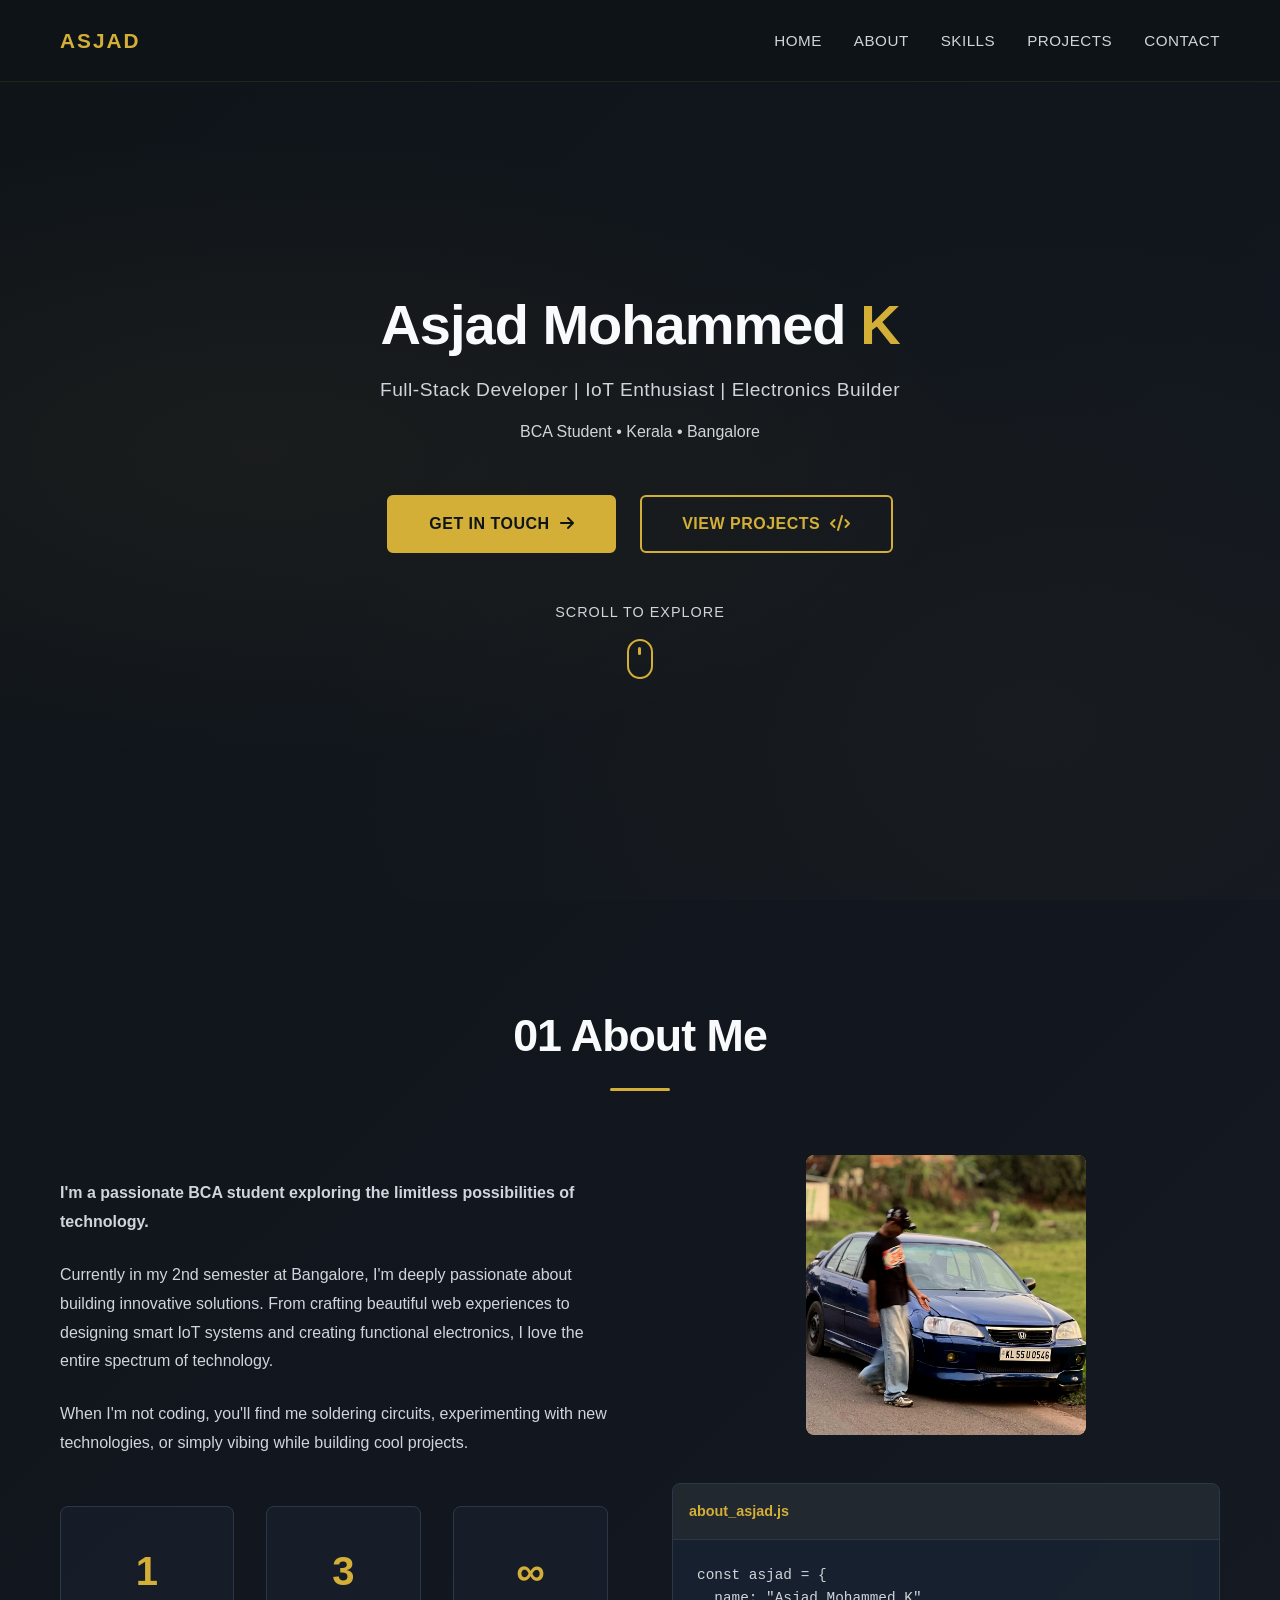
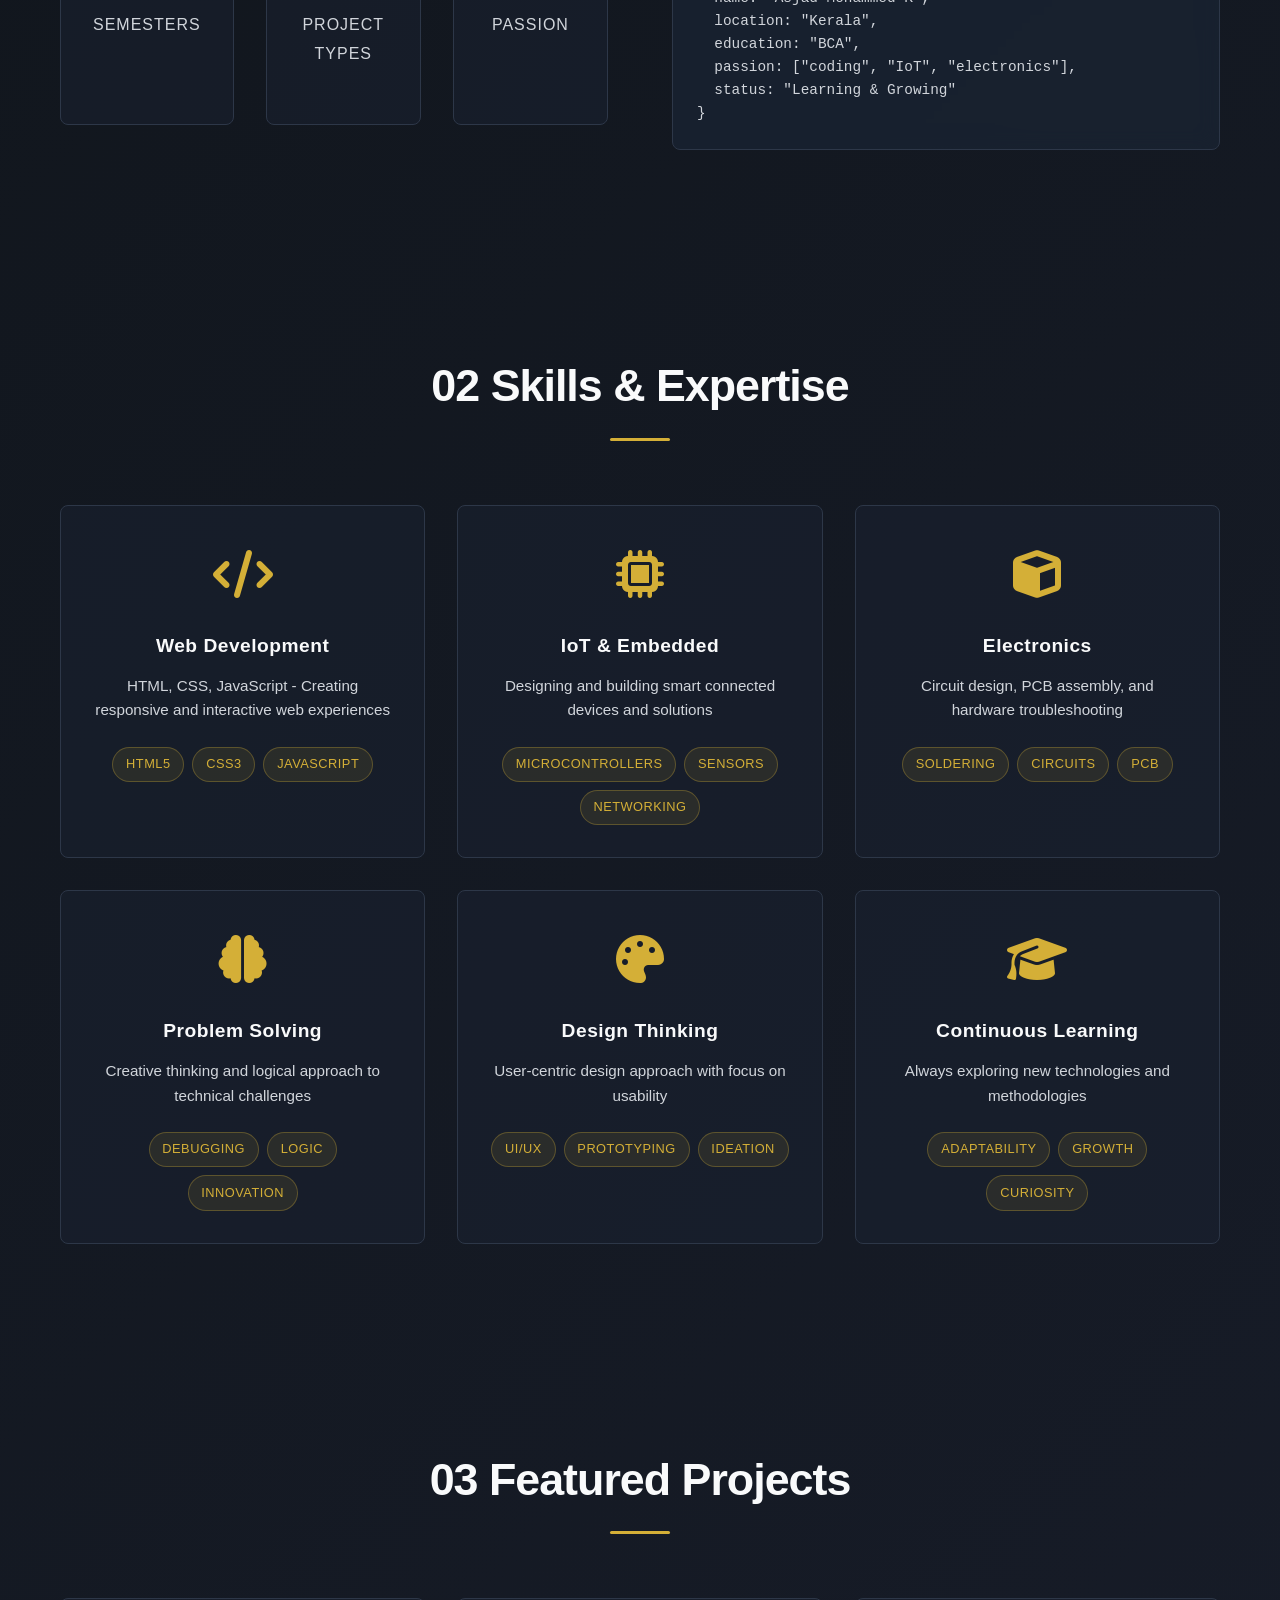
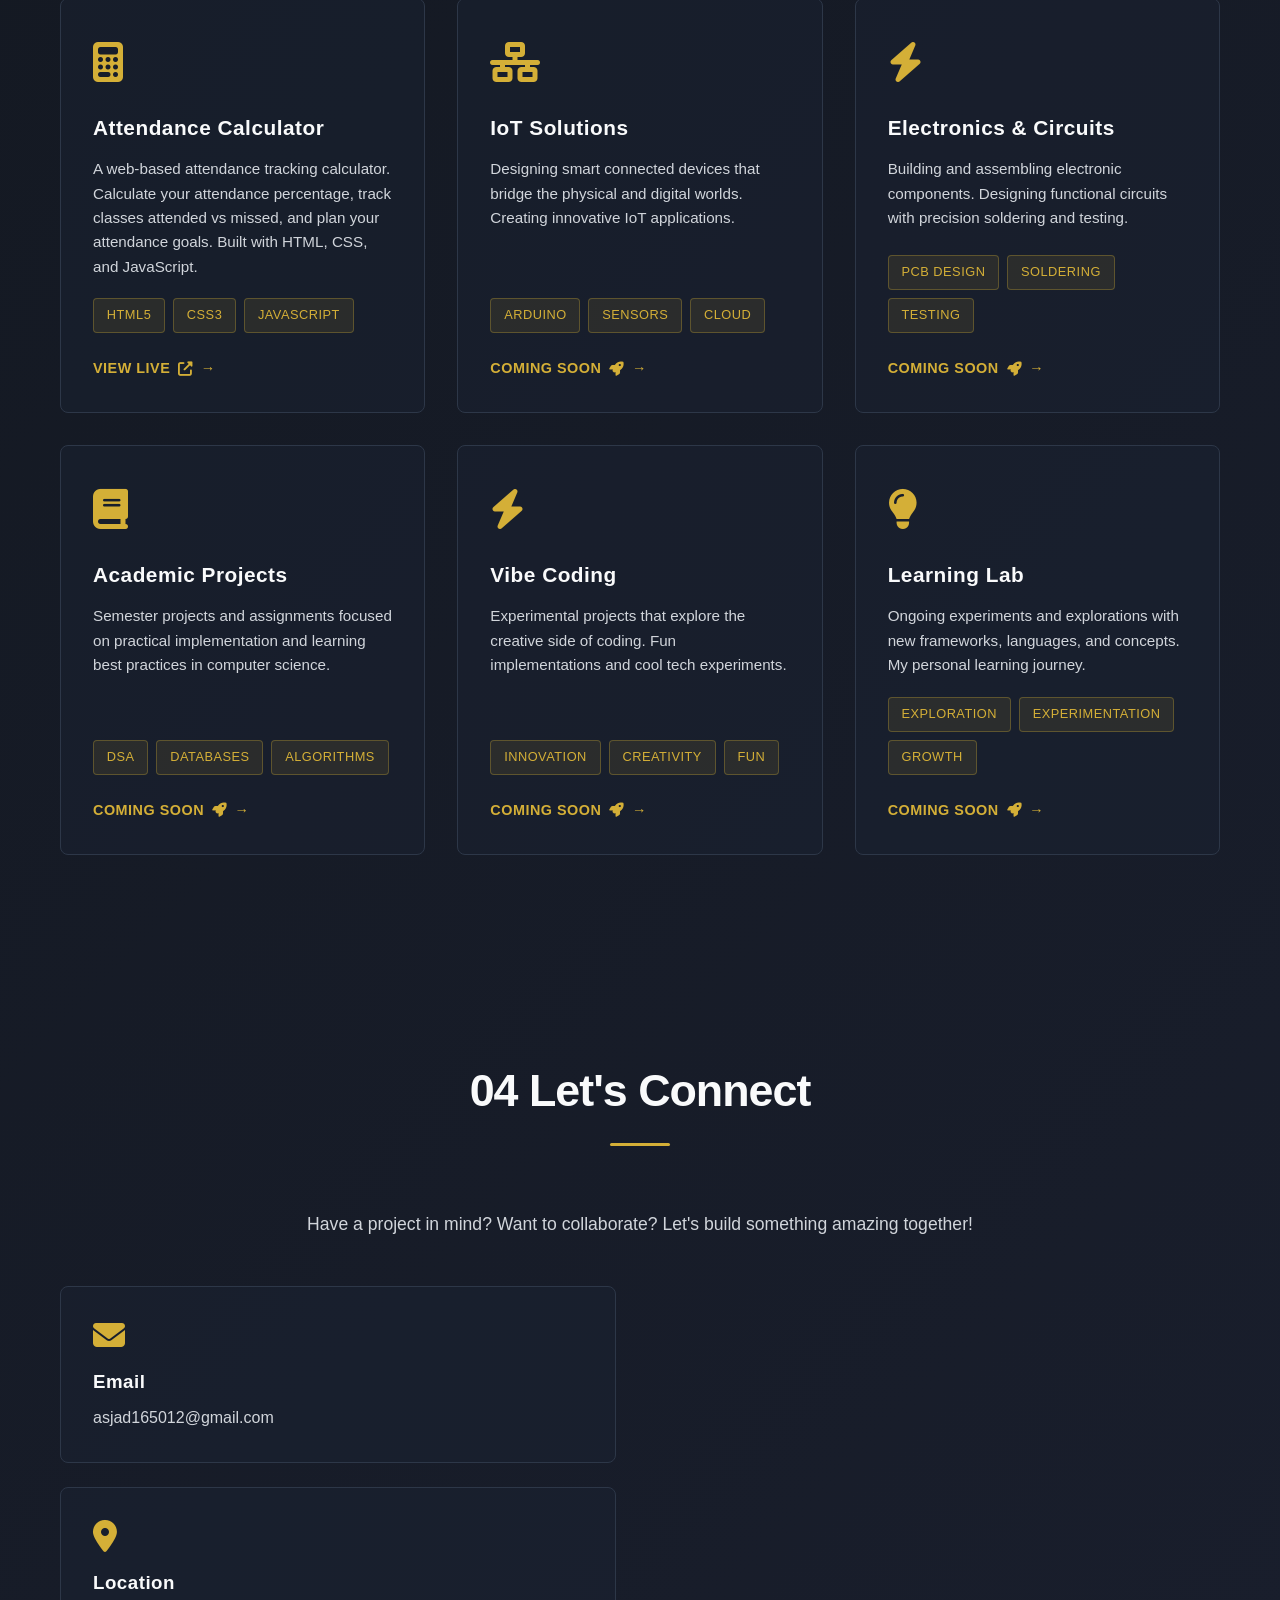
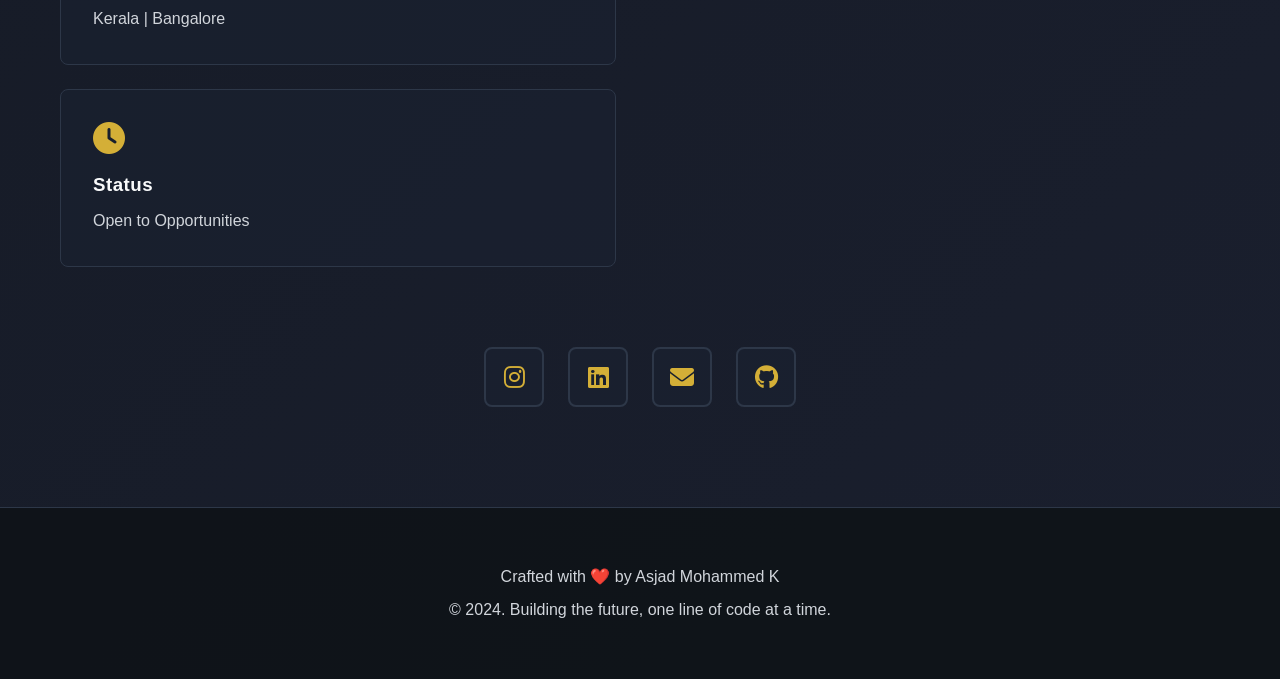
<file: index.html>
<!DOCTYPE html>
<html lang="en">
<head>
    <meta charset="UTF-8">
    <meta name="viewport" content="width=device-width, initial-scale=1.0">
    <title>Asjad Mohammed K - Portfolio</title>
    <link rel="stylesheet" href="style.css">
    <link rel="stylesheet" href="https://cdnjs.cloudflare.com/ajax/libs/font-awesome/6.4.0/css/all.min.css">
</head>
<body>
    <!-- Animated Background -->
    <div class="stars"></div>
    <div class="animated-bg"></div>

    <!-- Navigation -->
    <nav class="navbar">
        <div class="container">
            <div class="logo">
                <span class="logo-text">ASJAD</span>
                <span class="logo-dot"></span>
            </div>
            <ul class="nav-links">
                <li><a href="#home" class="nav-link">Home</a></li>
                <li><a href="#about" class="nav-link">About</a></li>
                <li><a href="#skills" class="nav-link">Skills</a></li>
                <li><a href="#projects" class="nav-link">Projects</a></li>
                <li><a href="#contact" class="nav-link">Contact</a></li>
            </ul>
            <div class="hamburger">
                <span></span>
                <span></span>
                <span></span>
            </div>
        </div>
    </nav>

    <!-- Hero Section -->
    <section id="home" class="hero">
        <div class="hero-content">
            <div class="floating-card">
                <h1 class="hero-title">Asjad Mohammed <span class="highlight">K</span></h1>
                <p class="hero-subtitle">Full-Stack Developer | IoT Enthusiast | Electronics Builder</p>
            </div>

            <p class="hero-description">BCA Student • Kerala • Bangalore</p>

            <div class="cta-buttons">
                <a href="#contact" class="btn-primary">
                    <span class="btn-text">Get In Touch</span>
                    <span class="btn-icon"><i class="fas fa-arrow-right"></i></span>
                </a>
                <a href="#projects" class="btn-secondary">
                    <span class="btn-text">View Projects</span>
                    <span class="btn-icon"><i class="fas fa-code"></i></span>
                </a>
            </div>

            <div class="scroll-indicator">
                <span>Scroll to explore</span>
                <div class="mouse">
                    <div class="wheel"></div>
                </div>
            </div>
        </div>
    </section>

    <!-- About Section -->
    <section id="about" class="about">
        <div class="container">
            <h2 class="section-title">
                <span class="title-prefix">01</span>
                <span class="title-text">About Me</span>
            </h2>

            <div class="about-content">
                <div class="about-text">
                    <p class="about-intro">I'm a passionate BCA student exploring the limitless possibilities of technology.</p>
                    <p>Currently in my 2nd semester at Bangalore, I'm deeply passionate about building innovative solutions. From crafting beautiful web experiences to designing smart IoT systems and creating functional electronics, I love the entire spectrum of technology.</p>
                    <p>When I'm not coding, you'll find me soldering circuits, experimenting with new technologies, or simply vibing while building cool projects.</p>

                    <div class="stats-grid">
                        <div class="stat-card">
                            <h3 class="stat-number">2+</h3>
                            <p class="stat-label">Semesters</p>
                        </div>
                        <div class="stat-card">
                            <h3 class="stat-number">6+</h3>
                            <p class="stat-label">Project Types</p>
                        </div>
                        <div class="stat-card">
                            <h3 class="stat-number">∞</h3>
                            <p class="stat-label">Passion</p>
                        </div>
                    </div>
                </div>

                <div class="about-visual">
                    <div class="profile-container">
                        <div class="profile-image-wrapper">
                            <img src="asjad.jpg" alt="Asjad Mohammed K" class="profile-image">
                            <div class="profile-glow"></div>
                        </div>
                    </div>
                    <div class="code-block">
                        <div class="code-header">
                            <span>about_asjad.js</span>
                        </div>
                        <pre><code>const asjad = {
  name: "Asjad Mohammed K",
  location: "Kerala",
  education: "BCA",
  passion: ["coding", "IoT", "electronics"],
  status: "Learning & Growing"
}</code></pre>
                    </div>
                </div>
            </div>
        </div>
    </section>

    <!-- Skills Section -->
    <section id="skills" class="skills">
        <div class="container">
            <h2 class="section-title">
                <span class="title-prefix">02</span>
                <span class="title-text">Skills & Expertise</span>
            </h2>

            <div class="skills-grid">
                <div class="skill-card">
                    <div class="skill-icon">
                        <i class="fas fa-code"></i>
                    </div>
                    <h3>Web Development</h3>
                    <p>HTML, CSS, JavaScript - Creating responsive and interactive web experiences</p>
                    <div class="skill-tags">
                        <span class="tag">HTML5</span>
                        <span class="tag">CSS3</span>
                        <span class="tag">JavaScript</span>
                    </div>
                </div>

                <div class="skill-card">
                    <div class="skill-icon">
                        <i class="fas fa-microchip"></i>
                    </div>
                    <h3>IoT & Embedded</h3>
                    <p>Designing and building smart connected devices and solutions</p>
                    <div class="skill-tags">
                        <span class="tag">Microcontrollers</span>
                        <span class="tag">Sensors</span>
                        <span class="tag">Networking</span>
                    </div>
                </div>

                <div class="skill-card">
                    <div class="skill-icon">
                        <i class="fas fa-cube"></i>
                    </div>
                    <h3>Electronics</h3>
                    <p>Circuit design, PCB assembly, and hardware troubleshooting</p>
                    <div class="skill-tags">
                        <span class="tag">Soldering</span>
                        <span class="tag">Circuits</span>
                        <span class="tag">PCB</span>
                    </div>
                </div>

                <div class="skill-card">
                    <div class="skill-icon">
                        <i class="fas fa-brain"></i>
                    </div>
                    <h3>Problem Solving</h3>
                    <p>Creative thinking and logical approach to technical challenges</p>
                    <div class="skill-tags">
                        <span class="tag">Debugging</span>
                        <span class="tag">Logic</span>
                        <span class="tag">Innovation</span>
                    </div>
                </div>

                <div class="skill-card">
                    <div class="skill-icon">
                        <i class="fas fa-palette"></i>
                    </div>
                    <h3>Design Thinking</h3>
                    <p>User-centric design approach with focus on usability</p>
                    <div class="skill-tags">
                        <span class="tag">UI/UX</span>
                        <span class="tag">Prototyping</span>
                        <span class="tag">Ideation</span>
                    </div>
                </div>

                <div class="skill-card">
                    <div class="skill-icon">
                        <i class="fas fa-graduation-cap"></i>
                    </div>
                    <h3>Continuous Learning</h3>
                    <p>Always exploring new technologies and methodologies</p>
                    <div class="skill-tags">
                        <span class="tag">Adaptability</span>
                        <span class="tag">Growth</span>
                        <span class="tag">Curiosity</span>
                    </div>
                </div>
            </div>
        </div>
    </section>

    <!-- Projects Section -->
    <section id="projects" class="projects">
        <div class="container">
            <h2 class="section-title">
                <span class="title-prefix">03</span>
                <span class="title-text">Featured Projects</span>
            </h2>

            <div class="projects-grid">
                <div class="project-card" data-category="web">
                    <div class="project-icon"><i class="fas fa-calculator"></i></div>
                    <h3>Attendance Calculator</h3>
                    <p>A web-based attendance tracking calculator. Calculate your attendance percentage, track classes attended vs missed, and plan your attendance goals. Built with HTML, CSS, and JavaScript.</p>
                    <div class="project-tech">
                        <span>HTML5</span>
                        <span>CSS3</span>
                        <span>JavaScript</span>
                    </div>
                    <a href="https://asjadk1.github.io/attendance-calculator/" class="project-btn">
                        View Live <i class="fas fa-external-link-alt"></i>
                    </a>
                </div>

                <div class="project-card" data-category="iot">
                    <div class="project-icon"><i class="fas fa-network-wired"></i></div>
                    <h3>IoT Solutions</h3>
                    <p>Designing smart connected devices that bridge the physical and digital worlds. Creating innovative IoT applications.</p>
                    <div class="project-tech">
                        <span>Arduino</span>
                        <span>Sensors</span>
                        <span>Cloud</span>
                    </div>
                    <a href="#" class="project-btn">
                        Coming Soon <i class="fas fa-rocket"></i>
                    </a>
                </div>

                <div class="project-card" data-category="electronics">
                    <div class="project-icon"><i class="fas fa-bolt"></i></div>
                    <h3>Electronics & Circuits</h3>
                    <p>Building and assembling electronic components. Designing functional circuits with precision soldering and testing.</p>
                    <div class="project-tech">
                        <span>PCB Design</span>
                        <span>Soldering</span>
                        <span>Testing</span>
                    </div>
                    <a href="#" class="project-btn">
                        Coming Soon <i class="fas fa-rocket"></i>
                    </a>
                </div>

                <div class="project-card" data-category="academic">
                    <div class="project-icon"><i class="fas fa-book"></i></div>
                    <h3>Academic Projects</h3>
                    <p>Semester projects and assignments focused on practical implementation and learning best practices in computer science.</p>
                    <div class="project-tech">
                        <span>DSA</span>
                        <span>Databases</span>
                        <span>Algorithms</span>
                    </div>
                    <a href="#" class="project-btn">
                        Coming Soon <i class="fas fa-rocket"></i>
                    </a>
                </div>

                <div class="project-card" data-category="creative">
                    <div class="project-icon"><i class="fas fa-zap"></i></div>
                    <h3>Vibe Coding</h3>
                    <p>Experimental projects that explore the creative side of coding. Fun implementations and cool tech experiments.</p>
                    <div class="project-tech">
                        <span>Innovation</span>
                        <span>Creativity</span>
                        <span>Fun</span>
                    </div>
                    <a href="#" class="project-btn">
                        Coming Soon <i class="fas fa-rocket"></i>
                    </a>
                </div>

                <div class="project-card" data-category="learning">
                    <div class="project-icon"><i class="fas fa-lightbulb"></i></div>
                    <h3>Learning Lab</h3>
                    <p>Ongoing experiments and explorations with new frameworks, languages, and concepts. My personal learning journey.</p>
                    <div class="project-tech">
                        <span>Exploration</span>
                        <span>Experimentation</span>
                        <span>Growth</span>
                    </div>
                    <a href="#" class="project-btn">
                        Coming Soon <i class="fas fa-rocket"></i>
                    </a>
                </div>
            </div>
        </div>
    </section>

    <!-- Contact Section -->
    <section id="contact" class="contact">
        <div class="container">
            <h2 class="section-title">
                <span class="title-prefix">04</span>
                <span class="title-text">Let's Connect</span>
            </h2>

            <p class="contact-subtitle">Have a project in mind? Want to collaborate? Let's build something amazing together!</p>

            <div class="contact-content">
                <div class="contact-cards">
                    <div class="contact-card">
                        <i class="fas fa-envelope"></i>
                        <h3>Email</h3>
                        <a href="mailto:asjad165012@gmail.com">asjad165012@gmail.com</a>
                    </div>

                    <div class="contact-card">
                        <i class="fas fa-map-marker-alt"></i>
                        <h3>Location</h3>
                        <p>Kerala | Bangalore</p>
                    </div>

                    <div class="contact-card">
                        <i class="fas fa-clock"></i>
                        <h3>Status</h3>
                        <p>Open to Opportunities</p>
                    </div>
                </div>

                <div class="social-links">
                    <a href="https://www.instagram.com/4wsjad" class="social-btn" title="Instagram">
                        <i class="fab fa-instagram"></i>
                    </a>
                    <a href="https://www.linkedin.com/in/asjad-mohammed-k-90b791284/" class="social-btn" title="LinkedIn">
                        <i class="fab fa-linkedin"></i>
                    </a>
                    <a href="mailto:asjad165012@gmail.com" class="social-btn" title="Email">
                        <i class="fas fa-envelope"></i>
                    </a>
                    <a href="https://github.com" class="social-btn" title="GitHub">
                        <i class="fab fa-github"></i>
                    </a>
                </div>
            </div>
        </div>

        <div class="contact-bg">
            <div class="gradient-orb orb1"></div>
            <div class="gradient-orb orb2"></div>
        </div>
    </section>

    <!-- Footer -->
    <footer class="footer">
        <div class="container">
            <p>Crafted with <span class="heart">❤️</span> by Asjad Mohammed K</p>
            <p class="footer-year">&copy; 2024. Building the future, one line of code at a time.</p>
        </div>
    </footer>

    <script src="script.js"></script>
</body>
</html>
</file>
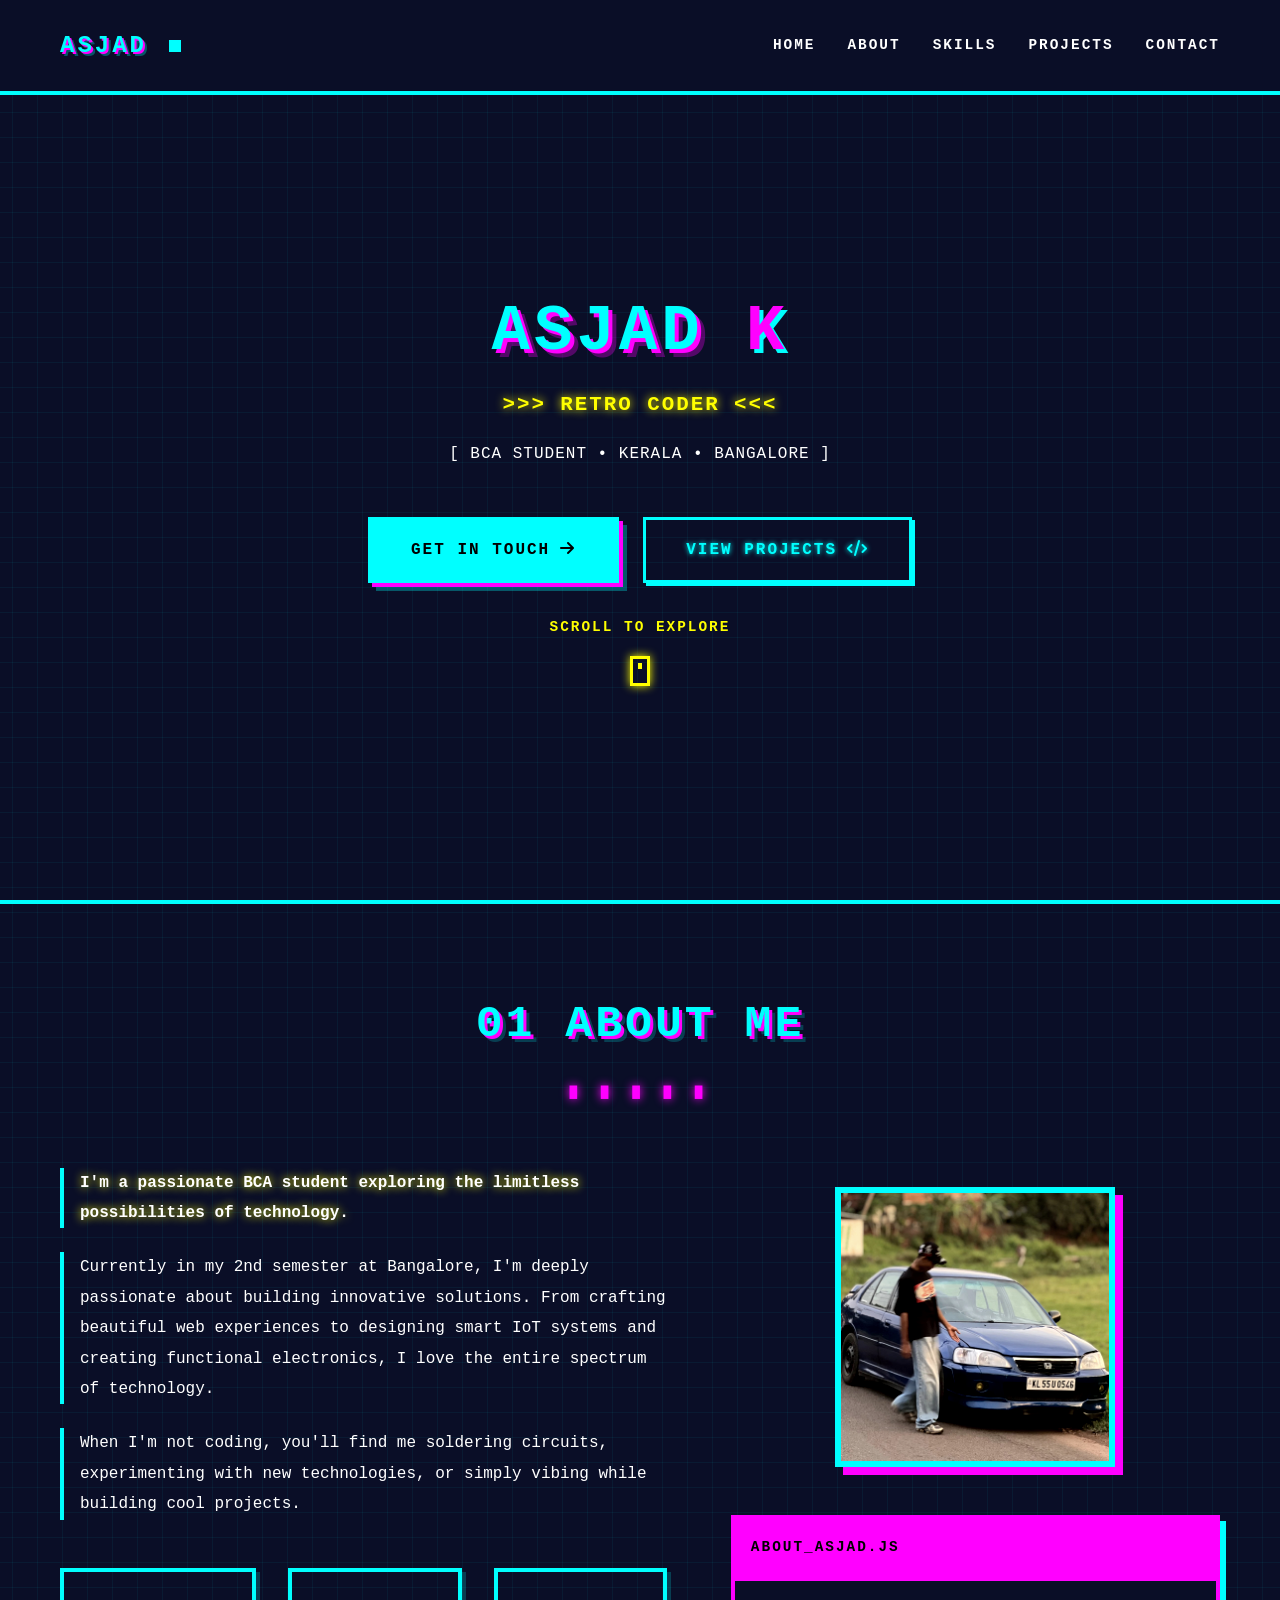
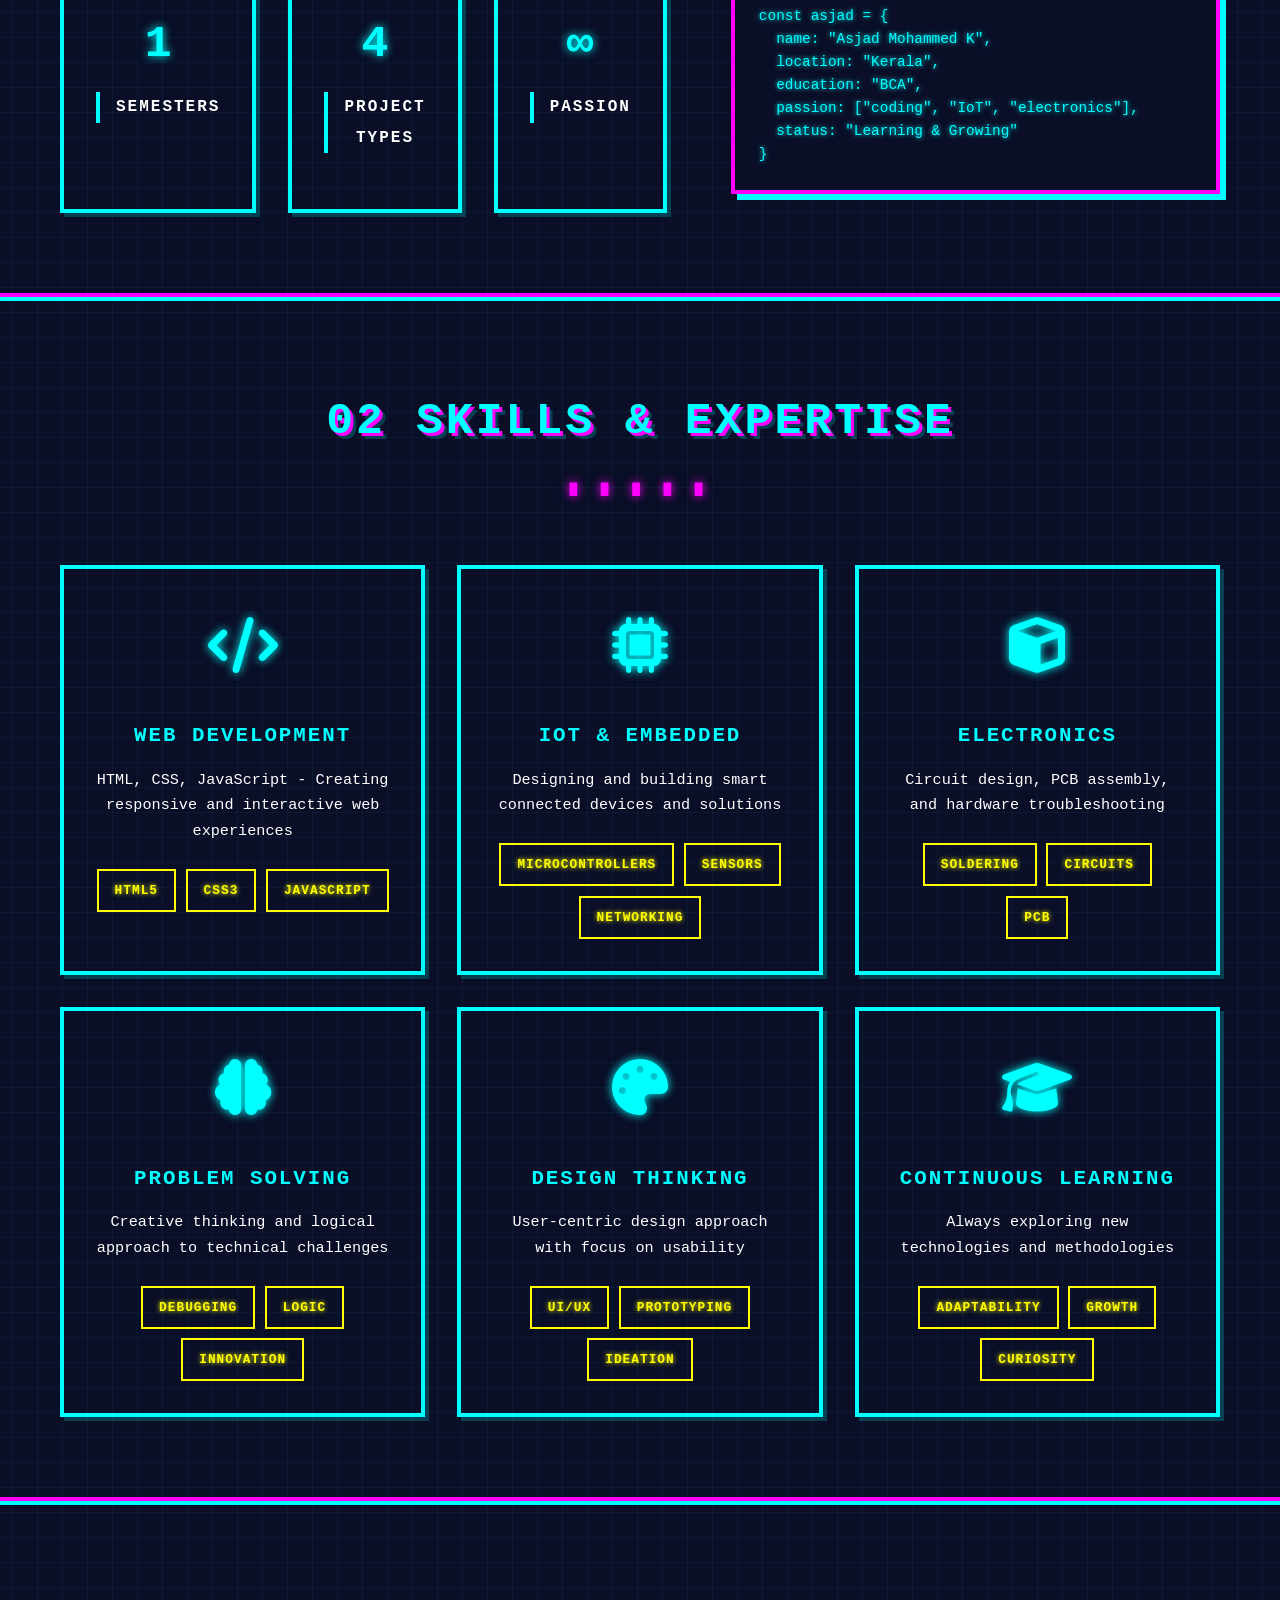
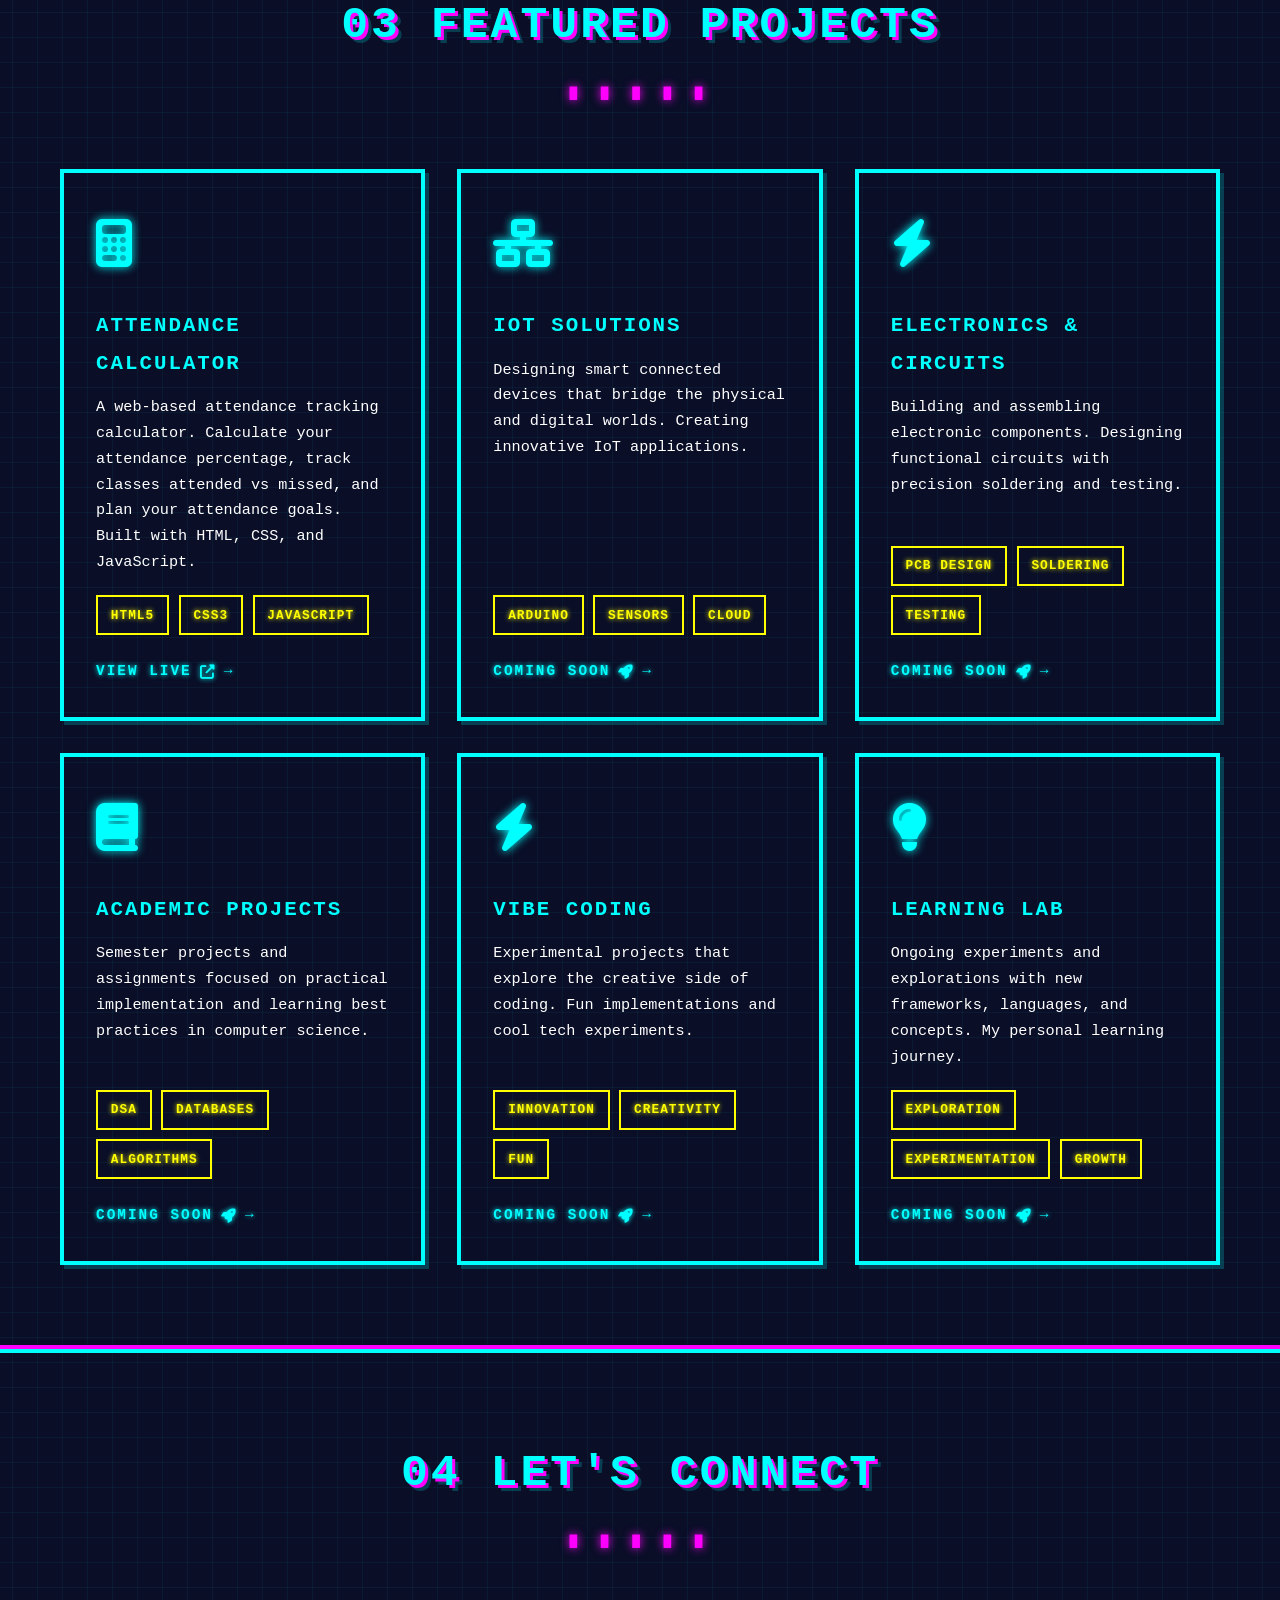
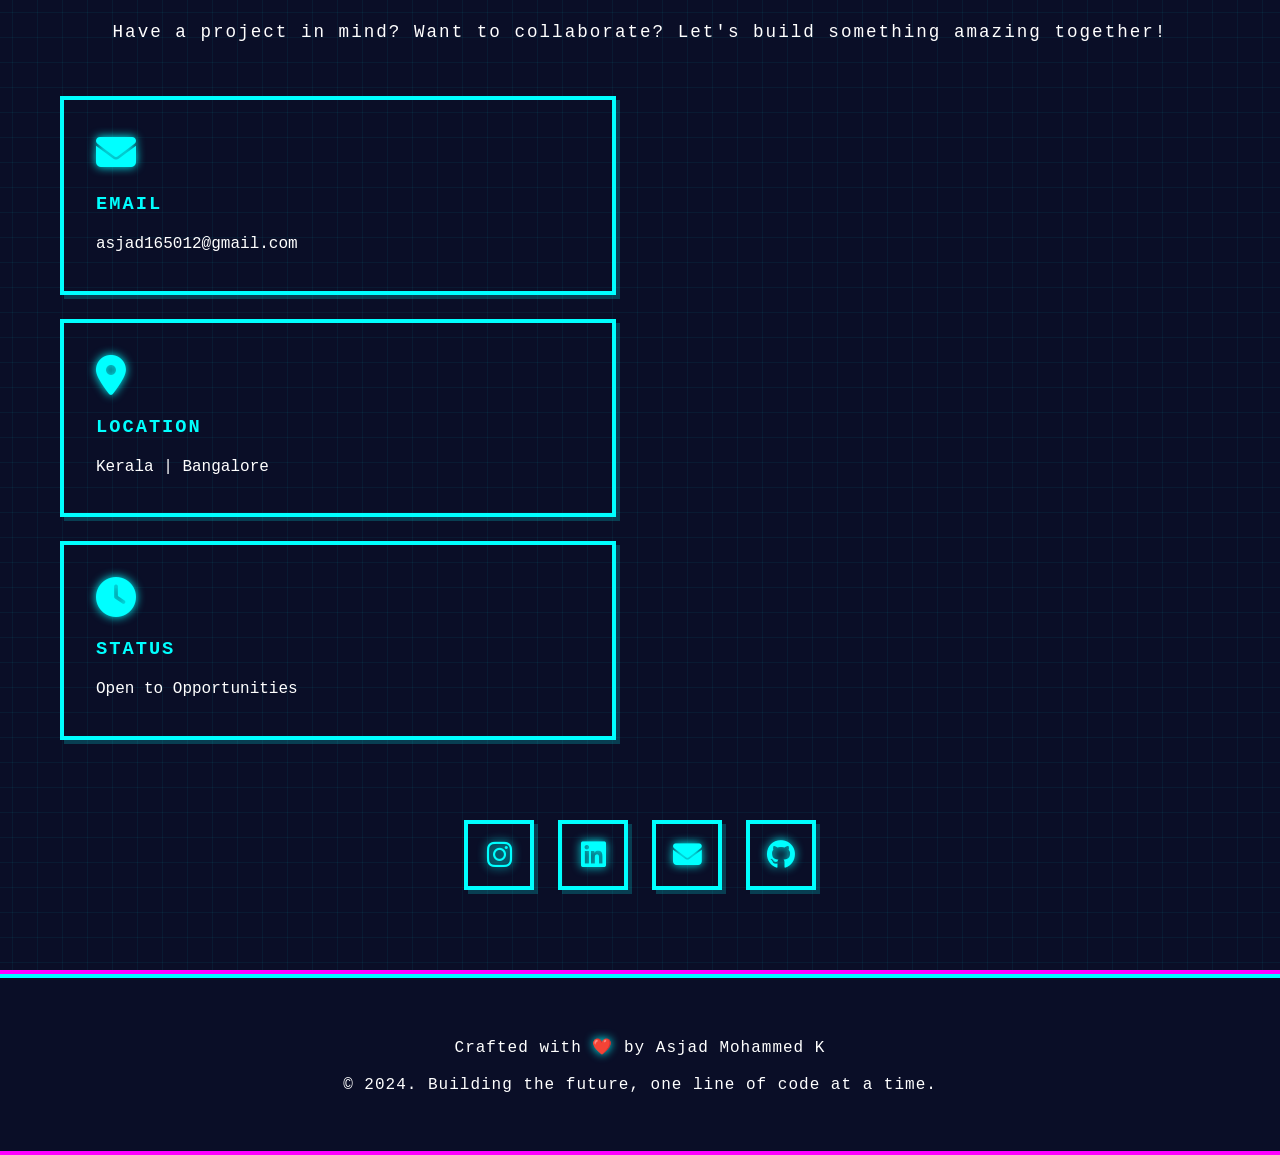
<file: portfolio/index.html>
<!DOCTYPE html>
<html lang="en">
<head>
    <meta charset="UTF-8">
    <meta name="viewport" content="width=device-width, initial-scale=1.0">
    <title>Asjad Mohammed K - Portfolio</title>
    <link rel="stylesheet" href="style.css">
    <link rel="stylesheet" href="https://cdnjs.cloudflare.com/ajax/libs/font-awesome/6.4.0/css/all.min.css">
</head>
<body>
    <!-- Animated Background -->
    <div class="stars"></div>
    <div class="animated-bg"></div>

    <!-- Navigation -->
    <nav class="navbar">
        <div class="container">
            <div class="logo">
                <span class="logo-text">ASJAD</span>
                <span class="logo-dot"></span>
            </div>
            <ul class="nav-links">
                <li><a href="#home" class="nav-link">Home</a></li>
                <li><a href="#about" class="nav-link">About</a></li>
                <li><a href="#skills" class="nav-link">Skills</a></li>
                <li><a href="#projects" class="nav-link">Projects</a></li>
                <li><a href="#contact" class="nav-link">Contact</a></li>
            </ul>
            <div class="hamburger">
                <span></span>
                <span></span>
                <span></span>
            </div>
        </div>
    </nav>

    <!-- Hero Section -->
    <section id="home" class="hero">
        <div class="hero-content">
            <div class="floating-card">
                <h1 class="hero-title">ASJAD <span class="highlight">K</span></h1>
                <p class="hero-subtitle">>>> RETRO CODER <<<</p>
            </div>

            <p class="hero-description">[ BCA STUDENT • KERALA • BANGALORE ]</p>

            <div class="cta-buttons">
                <a href="#contact" class="btn-primary">
                    <span class="btn-text">Get In Touch</span>
                    <span class="btn-icon"><i class="fas fa-arrow-right"></i></span>
                </a>
                <a href="#projects" class="btn-secondary">
                    <span class="btn-text">View Projects</span>
                    <span class="btn-icon"><i class="fas fa-code"></i></span>
                </a>
            </div>

            <div class="scroll-indicator">
                <span>Scroll to explore</span>
                <div class="mouse">
                    <div class="wheel"></div>
                </div>
            </div>
        </div>
    </section>

    <!-- About Section -->
    <section id="about" class="about">
        <div class="container">
            <h2 class="section-title">
                <span class="title-prefix">01</span>
                <span class="title-text">About Me</span>
            </h2>

            <div class="about-content">
                <div class="about-text">
                    <p class="about-intro">I'm a passionate BCA student exploring the limitless possibilities of technology.</p>
                    <p>Currently in my 2nd semester at Bangalore, I'm deeply passionate about building innovative solutions. From crafting beautiful web experiences to designing smart IoT systems and creating functional electronics, I love the entire spectrum of technology.</p>
                    <p>When I'm not coding, you'll find me soldering circuits, experimenting with new technologies, or simply vibing while building cool projects.</p>

                    <div class="stats-grid">
                        <div class="stat-card">
                            <h3 class="stat-number">2+</h3>
                            <p class="stat-label">Semesters</p>
                        </div>
                        <div class="stat-card">
                            <h3 class="stat-number">6+</h3>
                            <p class="stat-label">Project Types</p>
                        </div>
                        <div class="stat-card">
                            <h3 class="stat-number">∞</h3>
                            <p class="stat-label">Passion</p>
                        </div>
                    </div>
                </div>

                <div class="about-visual">
                    <div class="profile-container">
                        <div class="profile-image-wrapper">
                            <img src="asjad.jpg" alt="Asjad Mohammed K" class="profile-image">
                            <div class="profile-glow"></div>
                        </div>
                    </div>
                    <div class="code-block">
                        <div class="code-header">
                            <span>about_asjad.js</span>
                        </div>
                        <pre><code>const asjad = {
  name: "Asjad Mohammed K",
  location: "Kerala",
  education: "BCA",
  passion: ["coding", "IoT", "electronics"],
  status: "Learning & Growing"
}</code></pre>
                    </div>
                </div>
            </div>
        </div>
    </section>

    <!-- Skills Section -->
    <section id="skills" class="skills">
        <div class="container">
            <h2 class="section-title">
                <span class="title-prefix">02</span>
                <span class="title-text">Skills & Expertise</span>
            </h2>

            <div class="skills-grid">
                <div class="skill-card">
                    <div class="skill-icon">
                        <i class="fas fa-code"></i>
                    </div>
                    <h3>Web Development</h3>
                    <p>HTML, CSS, JavaScript - Creating responsive and interactive web experiences</p>
                    <div class="skill-tags">
                        <span class="tag">HTML5</span>
                        <span class="tag">CSS3</span>
                        <span class="tag">JavaScript</span>
                    </div>
                </div>

                <div class="skill-card">
                    <div class="skill-icon">
                        <i class="fas fa-microchip"></i>
                    </div>
                    <h3>IoT & Embedded</h3>
                    <p>Designing and building smart connected devices and solutions</p>
                    <div class="skill-tags">
                        <span class="tag">Microcontrollers</span>
                        <span class="tag">Sensors</span>
                        <span class="tag">Networking</span>
                    </div>
                </div>

                <div class="skill-card">
                    <div class="skill-icon">
                        <i class="fas fa-cube"></i>
                    </div>
                    <h3>Electronics</h3>
                    <p>Circuit design, PCB assembly, and hardware troubleshooting</p>
                    <div class="skill-tags">
                        <span class="tag">Soldering</span>
                        <span class="tag">Circuits</span>
                        <span class="tag">PCB</span>
                    </div>
                </div>

                <div class="skill-card">
                    <div class="skill-icon">
                        <i class="fas fa-brain"></i>
                    </div>
                    <h3>Problem Solving</h3>
                    <p>Creative thinking and logical approach to technical challenges</p>
                    <div class="skill-tags">
                        <span class="tag">Debugging</span>
                        <span class="tag">Logic</span>
                        <span class="tag">Innovation</span>
                    </div>
                </div>

                <div class="skill-card">
                    <div class="skill-icon">
                        <i class="fas fa-palette"></i>
                    </div>
                    <h3>Design Thinking</h3>
                    <p>User-centric design approach with focus on usability</p>
                    <div class="skill-tags">
                        <span class="tag">UI/UX</span>
                        <span class="tag">Prototyping</span>
                        <span class="tag">Ideation</span>
                    </div>
                </div>

                <div class="skill-card">
                    <div class="skill-icon">
                        <i class="fas fa-graduation-cap"></i>
                    </div>
                    <h3>Continuous Learning</h3>
                    <p>Always exploring new technologies and methodologies</p>
                    <div class="skill-tags">
                        <span class="tag">Adaptability</span>
                        <span class="tag">Growth</span>
                        <span class="tag">Curiosity</span>
                    </div>
                </div>
            </div>
        </div>
    </section>

    <!-- Projects Section -->
    <section id="projects" class="projects">
        <div class="container">
            <h2 class="section-title">
                <span class="title-prefix">03</span>
                <span class="title-text">Featured Projects</span>
            </h2>

            <div class="projects-grid">
                <div class="project-card" data-category="web">
                    <div class="project-icon"><i class="fas fa-calculator"></i></div>
                    <h3>Attendance Calculator</h3>
                    <p>A web-based attendance tracking calculator. Calculate your attendance percentage, track classes attended vs missed, and plan your attendance goals. Built with HTML, CSS, and JavaScript.</p>
                    <div class="project-tech">
                        <span>HTML5</span>
                        <span>CSS3</span>
                        <span>JavaScript</span>
                    </div>
                    <a href="https://asjadk1.github.io/attendance-calculator/" class="project-btn">
                        View Live <i class="fas fa-external-link-alt"></i>
                    </a>
                </div>

                <div class="project-card" data-category="iot">
                    <div class="project-icon"><i class="fas fa-network-wired"></i></div>
                    <h3>IoT Solutions</h3>
                    <p>Designing smart connected devices that bridge the physical and digital worlds. Creating innovative IoT applications.</p>
                    <div class="project-tech">
                        <span>Arduino</span>
                        <span>Sensors</span>
                        <span>Cloud</span>
                    </div>
                    <a href="#" class="project-btn">
                        Coming Soon <i class="fas fa-rocket"></i>
                    </a>
                </div>

                <div class="project-card" data-category="electronics">
                    <div class="project-icon"><i class="fas fa-bolt"></i></div>
                    <h3>Electronics & Circuits</h3>
                    <p>Building and assembling electronic components. Designing functional circuits with precision soldering and testing.</p>
                    <div class="project-tech">
                        <span>PCB Design</span>
                        <span>Soldering</span>
                        <span>Testing</span>
                    </div>
                    <a href="#" class="project-btn">
                        Coming Soon <i class="fas fa-rocket"></i>
                    </a>
                </div>

                <div class="project-card" data-category="academic">
                    <div class="project-icon"><i class="fas fa-book"></i></div>
                    <h3>Academic Projects</h3>
                    <p>Semester projects and assignments focused on practical implementation and learning best practices in computer science.</p>
                    <div class="project-tech">
                        <span>DSA</span>
                        <span>Databases</span>
                        <span>Algorithms</span>
                    </div>
                    <a href="#" class="project-btn">
                        Coming Soon <i class="fas fa-rocket"></i>
                    </a>
                </div>

                <div class="project-card" data-category="creative">
                    <div class="project-icon"><i class="fas fa-zap"></i></div>
                    <h3>Vibe Coding</h3>
                    <p>Experimental projects that explore the creative side of coding. Fun implementations and cool tech experiments.</p>
                    <div class="project-tech">
                        <span>Innovation</span>
                        <span>Creativity</span>
                        <span>Fun</span>
                    </div>
                    <a href="#" class="project-btn">
                        Coming Soon <i class="fas fa-rocket"></i>
                    </a>
                </div>

                <div class="project-card" data-category="learning">
                    <div class="project-icon"><i class="fas fa-lightbulb"></i></div>
                    <h3>Learning Lab</h3>
                    <p>Ongoing experiments and explorations with new frameworks, languages, and concepts. My personal learning journey.</p>
                    <div class="project-tech">
                        <span>Exploration</span>
                        <span>Experimentation</span>
                        <span>Growth</span>
                    </div>
                    <a href="#" class="project-btn">
                        Coming Soon <i class="fas fa-rocket"></i>
                    </a>
                </div>
            </div>
        </div>
    </section>

    <!-- Contact Section -->
    <section id="contact" class="contact">
        <div class="container">
            <h2 class="section-title">
                <span class="title-prefix">04</span>
                <span class="title-text">Let's Connect</span>
            </h2>

            <p class="contact-subtitle">Have a project in mind? Want to collaborate? Let's build something amazing together!</p>

            <div class="contact-content">
                <div class="contact-cards">
                    <div class="contact-card">
                        <i class="fas fa-envelope"></i>
                        <h3>Email</h3>
                        <a href="mailto:asjad165012@gmail.com">asjad165012@gmail.com</a>
                    </div>

                    <div class="contact-card">
                        <i class="fas fa-map-marker-alt"></i>
                        <h3>Location</h3>
                        <p>Kerala | Bangalore</p>
                    </div>

                    <div class="contact-card">
                        <i class="fas fa-clock"></i>
                        <h3>Status</h3>
                        <p>Open to Opportunities</p>
                    </div>
                </div>

                <div class="social-links">
                    <a href="https://www.instagram.com/4wsjad" class="social-btn" title="Instagram">
                        <i class="fab fa-instagram"></i>
                    </a>
                    <a href="https://www.linkedin.com/in/asjad-mohammed-k-90b791284/" class="social-btn" title="LinkedIn">
                        <i class="fab fa-linkedin"></i>
                    </a>
                    <a href="mailto:asjad165012@gmail.com" class="social-btn" title="Email">
                        <i class="fas fa-envelope"></i>
                    </a>
                    <a href="https://github.com" class="social-btn" title="GitHub">
                        <i class="fab fa-github"></i>
                    </a>
                </div>
            </div>
        </div>

        <div class="contact-bg">
            <div class="gradient-orb orb1"></div>
            <div class="gradient-orb orb2"></div>
        </div>
    </section>

    <!-- Footer -->
    <footer class="footer">
        <div class="container">
            <p>Crafted with <span class="heart">❤️</span> by Asjad Mohammed K</p>
            <p class="footer-year">&copy; 2024. Building the future, one line of code at a time.</p>
        </div>
    </footer>

    <script src="script.js"></script>
</body>
</html>
</file>
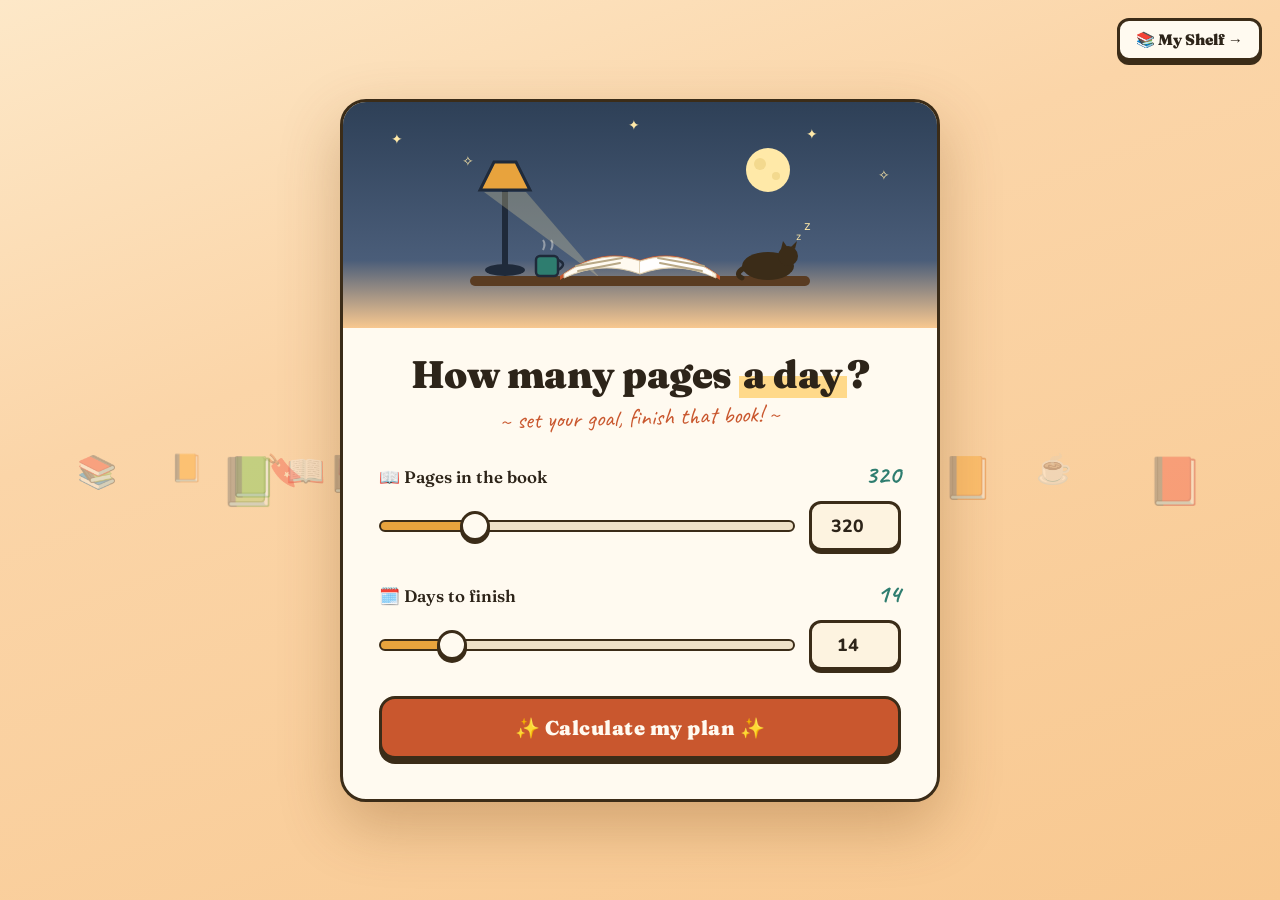
<file: book-calculator.html>
<!DOCTYPE html>
<html lang="en">
<head>
  <meta charset="UTF-8">
  <meta name="viewport" content="width=device-width, initial-scale=1.0">
  <title>📚 Page-a-Day — Book Reading Calculator</title>
  <link href="https://fonts.googleapis.com/css2?family=Fraunces:ital,wght@0,600;0,900;1,600&family=Caveat:wght@600;700&family=Nunito:wght@400;700;800&display=swap" rel="stylesheet">
  <style>
    * { margin: 0; padding: 0; box-sizing: border-box; }

    :root {
      --ink: #2d2419;
      --paper: #fffaf0;
      --cream: #fdf3e0;
      --gold: #e8a33d;
      --rust: #c9572e;
      --teal: #2e7d6f;
      --plum: #7d4a8f;
    }

    body {
      font-family: 'Nunito', sans-serif;
      color: var(--ink);
      min-height: 100vh;
      background: linear-gradient(160deg, #fde8c8 0%, #fbd5a8 35%, #f8c890 100%);
      overflow-x: hidden;
      display: flex;
      align-items: center;
      justify-content: center;
      padding: 32px 16px;
      position: relative;
    }

    /* ---------- floating background books ---------- */
    .floaty {
      position: fixed;
      font-size: 2.2rem;
      opacity: 0.35;
      animation: drift linear infinite;
      pointer-events: none;
      z-index: 0;
    }
    @keyframes drift {
      0%   { transform: translateY(105vh) rotate(-10deg); }
      100% { transform: translateY(-12vh) rotate(14deg); }
    }

    /* ---------- main card ---------- */
    .card {
      position: relative;
      z-index: 1;
      background: var(--paper);
      border-radius: 26px;
      box-shadow: 0 24px 60px rgba(120, 70, 20, 0.30), 0 4px 0 #e9b96b inset;
      max-width: 600px;
      width: 100%;
      padding: 0 0 40px;
      overflow: hidden;
      border: 3px solid #3b2c18;
    }

    /* ---------- hero scene (inline SVG illustration) ---------- */
    .hero {
      background: linear-gradient(180deg, #2e4057 0%, #4a5d79 70%, #f8c890 100%);
      padding: 26px 20px 0;
      text-align: center;
      position: relative;
    }
    .hero svg { width: 100%; max-width: 380px; display: block; margin: 0 auto; }

    .hero .stars span {
      position: absolute;
      color: #ffe9a8;
      animation: twinkle 2.4s ease-in-out infinite;
      font-size: 0.9rem;
    }
    @keyframes twinkle {
      0%, 100% { opacity: 0.2; transform: scale(0.8); }
      50%      { opacity: 1;   transform: scale(1.2); }
    }

    /* book hover wiggle */
    #open-book { transition: transform 0.3s; transform-origin: center bottom; cursor: pointer; }
    #open-book:hover { transform: rotate(-3deg) scale(1.05); }

    .flip-page {
      animation: flip 3.5s ease-in-out infinite;
      transform-origin: 190px 150px;
    }
    @keyframes flip {
      0%, 55%, 100% { transform: scaleX(1); opacity: 1; }
      70%           { transform: scaleX(0.05); opacity: 0.9; }
      85%           { transform: scaleX(0.7); opacity: 1; }
    }

    h1 {
      font-family: 'Fraunces', serif;
      font-weight: 900;
      font-size: clamp(1.7rem, 5vw, 2.4rem);
      text-align: center;
      margin: 22px 20px 4px;
      letter-spacing: -0.5px;
    }
    h1 .highlight {
      background: linear-gradient(transparent 55%, #ffd98a 55%);
      padding: 0 4px;
    }

    .subtitle {
      font-family: 'Caveat', cursive;
      font-size: 1.5rem;
      color: var(--rust);
      text-align: center;
      margin-bottom: 26px;
      transform: rotate(-1.5deg);
    }

    /* ---------- form ---------- */
    .form-area { padding: 0 36px; }

    .field { margin-bottom: 26px; }

    label {
      font-family: 'Fraunces', serif;
      font-weight: 600;
      font-size: 1.05rem;
      display: flex;
      justify-content: space-between;
      align-items: baseline;
      margin-bottom: 10px;
    }
    label .val {
      font-family: 'Caveat', cursive;
      font-size: 1.6rem;
      color: var(--teal);
      font-weight: 700;
    }

    .slider-row { display: flex; gap: 14px; align-items: center; }

    input[type="range"] {
      flex: 1;
      -webkit-appearance: none;
      appearance: none;
      height: 12px;
      border-radius: 8px;
      background: linear-gradient(90deg, var(--gold) var(--fill, 30%), #efe1c8 var(--fill, 30%));
      outline: none;
      border: 2px solid #3b2c18;
      cursor: pointer;
    }
    input[type="range"]::-webkit-slider-thumb {
      -webkit-appearance: none;
      appearance: none;
      width: 30px; height: 30px;
      border-radius: 50%;
      background: var(--paper);
      border: 3px solid #3b2c18;
      box-shadow: 0 3px 0 #3b2c18;
      cursor: grab;
      transition: transform 0.15s;
    }
    input[type="range"]::-webkit-slider-thumb:hover { transform: scale(1.15); }
    input[type="range"]::-moz-range-thumb {
      width: 26px; height: 26px;
      border-radius: 50%;
      background: var(--paper);
      border: 3px solid #3b2c18;
      cursor: grab;
    }

    input[type="number"] {
      width: 92px;
      padding: 10px 8px;
      font-family: 'Nunito', sans-serif;
      font-weight: 800;
      font-size: 1.1rem;
      text-align: center;
      color: var(--ink);
      background: var(--cream);
      border: 3px solid #3b2c18;
      border-radius: 12px;
      box-shadow: 0 3px 0 #3b2c18;
      outline: none;
    }
    input[type="number"]:focus { background: #fff3d6; }

    button.calc {
      width: 100%;
      padding: 16px;
      font-family: 'Fraunces', serif;
      font-weight: 900;
      font-size: 1.25rem;
      letter-spacing: 0.5px;
      color: var(--paper);
      background: var(--rust);
      border: 3px solid #3b2c18;
      border-radius: 16px;
      box-shadow: 0 5px 0 #3b2c18;
      cursor: pointer;
      transition: transform 0.12s, box-shadow 0.12s, background 0.2s;
    }
    button.calc:hover { background: #d9683f; transform: translateY(-2px); box-shadow: 0 7px 0 #3b2c18; }
    button.calc:active { transform: translateY(3px); box-shadow: 0 2px 0 #3b2c18; }

    /* ---------- result ---------- */
    .result {
      margin: 30px 36px 0;
      background: var(--cream);
      border: 3px dashed var(--gold);
      border-radius: 20px;
      padding: 26px 22px;
      text-align: center;
      display: none;
    }
    .result.visible { display: block; animation: pop 0.45s cubic-bezier(0.18, 1.4, 0.4, 1); }
    @keyframes pop {
      0%   { transform: scale(0.6); opacity: 0; }
      100% { transform: scale(1);   opacity: 1; }
    }

    .big-number {
      font-family: 'Fraunces', serif;
      font-weight: 900;
      font-size: 4.2rem;
      line-height: 1;
      color: var(--teal);
    }
    .big-label {
      font-family: 'Caveat', cursive;
      font-size: 1.7rem;
      color: var(--rust);
      margin-top: 2px;
    }

    .mood { font-size: 2.6rem; margin-top: 6px; }

    /* progress bookshelf */
    .shelf {
      margin-top: 18px;
      display: flex;
      gap: 4px;
      justify-content: center;
      flex-wrap: wrap;
    }
    .shelf .day-book {
      width: 16px; height: 34px;
      border-radius: 3px 3px 0 0;
      border: 2px solid #3b2c18;
      background: var(--plum);
      opacity: 0;
      transform: translateY(10px);
      animation: shelfIn 0.3s forwards;
    }
    @keyframes shelfIn { to { opacity: 1; transform: translateY(0); } }

    .detail {
      margin-top: 16px;
      font-size: 0.98rem;
      line-height: 1.55;
      border-top: 2px solid #efdfc0;
      padding-top: 14px;
    }
    .detail b { color: var(--rust); }

    .fun-fact {
      margin: 18px 36px 0;
      font-family: 'Caveat', cursive;
      font-size: 1.35rem;
      color: var(--plum);
      text-align: center;
      display: none;
    }
    .fun-fact.visible { display: block; }

    .error {
      margin: 18px 36px 0;
      text-align: center;
      color: #b3261e;
      font-weight: 700;
      display: none;
    }
    .error.visible { display: block; animation: shake 0.4s; }
    @keyframes shake {
      0%,100% { transform: translateX(0); }
      25% { transform: translateX(-7px); }
      75% { transform: translateX(7px); }
    }

    /* confetti */
    .confetti {
      position: fixed;
      top: -16px;
      font-size: 1.4rem;
      z-index: 5;
      pointer-events: none;
      animation: fall linear forwards;
    }
    @keyframes fall {
      to { transform: translateY(110vh) rotate(720deg); }
    }

    .shelf-link {
      position: fixed;
      top: 18px;
      right: 18px;
      z-index: 10;
      font-family: 'Fraunces', serif;
      font-weight: 900;
      font-size: 0.95rem;
      color: var(--ink);
      text-decoration: none;
      background: var(--paper);
      border: 3px solid #3b2c18;
      border-radius: 12px;
      box-shadow: 0 4px 0 #3b2c18;
      padding: 9px 16px;
      transition: transform 0.12s, box-shadow 0.12s;
    }
    .shelf-link:hover { transform: translateY(-2px); box-shadow: 0 6px 0 #3b2c18; }

    @media (max-width: 520px) {
      .form-area, .result, .fun-fact, .error { margin-left: 18px; margin-right: 18px; padding-left: 18px; padding-right: 18px; }
      .form-area { padding: 0 18px; }
      .big-number { font-size: 3.2rem; }
    }
  </style>
</head>
<body>

  <!-- floating background emojis (positions/speeds set by JS) -->
  <div id="floaties"></div>

  <a class="shelf-link" href="shelf.html">📚 My Shelf →</a>

  <main class="card">

    <!-- ======= illustrated night-reading hero ======= -->
    <div class="hero">
      <div class="stars">
        <span style="top:12%; left:8%;  animation-delay:0s">✦</span>
        <span style="top:22%; left:20%; animation-delay:0.5s">✧</span>
        <span style="top:10%; left:78%; animation-delay:1s">✦</span>
        <span style="top:28%; left:90%; animation-delay:1.4s">✧</span>
        <span style="top:6%;  left:48%; animation-delay:0.8s">✦</span>
      </div>

      <svg id="open-book" viewBox="0 0 380 200" xmlns="http://www.w3.org/2000/svg" role="img" aria-label="An open book under a reading lamp at night">
        <!-- moon -->
        <circle cx="318" cy="42" r="22" fill="#ffe9a8"/>
        <circle cx="310" cy="36" r="6"  fill="#f3d98e"/>
        <circle cx="326" cy="48" r="4"  fill="#f3d98e"/>

        <!-- lamp -->
        <rect x="52" y="60" width="6" height="80" rx="3" fill="#1f2a3a"/>
        <path d="M30 62 L80 62 L66 34 L44 34 Z" fill="#e8a33d" stroke="#1f2a3a" stroke-width="3"/>
        <ellipse cx="55" cy="142" rx="20" ry="6" fill="#1f2a3a"/>
        <!-- lamp glow -->
        <path d="M34 64 L150 150 L76 64 Z" fill="#ffe9a8" opacity="0.25"/>

        <!-- table -->
        <rect x="20" y="148" width="340" height="10" rx="5" fill="#5a3c22"/>

        <!-- open book -->
        <g>
          <path d="M110 148 Q150 118 190 132 Q230 118 270 148 L270 152 Q230 124 190 138 Q150 124 110 152 Z" fill="#c9572e"/>
          <path d="M114 146 Q152 120 190 133 L190 146 Q152 132 114 150 Z" fill="#fffaf0" stroke="#d8c8a8" stroke-width="1"/>
          <path d="M266 146 Q228 120 190 133 L190 146 Q228 132 266 150 Z" fill="#fdf3e0" stroke="#d8c8a8" stroke-width="1"/>
          <!-- flipping page -->
          <path class="flip-page" d="M262 144 Q226 122 190 134 L190 145 Q226 131 262 148 Z" fill="#ffffff" opacity="0.95"/>
          <!-- text lines -->
          <g stroke="#b9a987" stroke-width="2" stroke-linecap="round">
            <line x1="126" y1="138" x2="172" y2="130"/>
            <line x1="128" y1="143" x2="170" y2="135"/>
            <line x1="208" y1="130" x2="254" y2="138"/>
            <line x1="210" y1="135" x2="252" y2="143"/>
          </g>
        </g>

        <!-- sleeping cat -->
        <g id="cat">
          <ellipse cx="318" cy="138" rx="26" ry="14" fill="#3b2c18"/>
          <circle cx="338" cy="128" r="10" fill="#3b2c18"/>
          <path d="M331 121 L333 113 L338 120 Z" fill="#3b2c18"/>
          <path d="M345 121 L347 113 L341 119 Z" fill="#3b2c18"/>
          <path d="M294 140 Q284 146 292 150" stroke="#3b2c18" stroke-width="5" fill="none" stroke-linecap="round"/>
          <text x="346" y="112" font-size="11" fill="#ffe9a8">z</text>
          <text x="354" y="102" font-size="14" fill="#ffe9a8">z</text>
        </g>

        <!-- steaming mug -->
        <g>
          <rect x="86" y="128" width="22" height="20" rx="4" fill="#2e7d6f" stroke="#1f2a3a" stroke-width="2.5"/>
          <path d="M108 132 q10 4 0 10" stroke="#1f2a3a" stroke-width="2.5" fill="none"/>
          <path d="M93 122 q3 -6 0 -10 M101 122 q3 -6 0 -10" stroke="#fffaf0" stroke-width="2" fill="none" opacity="0.8">
            <animate attributeName="opacity" values="0.2;0.9;0.2" dur="2.2s" repeatCount="indefinite"/>
          </path>
        </g>
      </svg>
    </div>

    <h1>How many pages <span class="highlight">a day</span>?</h1>
    <p class="subtitle">~ set your goal, finish that book! ~</p>

    <form id="calc-form" class="form-area">
      <div class="field">
        <label for="pages-range">📖 Pages in the book <span class="val" id="pages-val">320</span></label>
        <div class="slider-row">
          <input type="range" id="pages-range" min="10" max="1500" step="10" value="320">
          <input type="number" id="pages-num" min="1" step="1" value="320" aria-label="pages number">
        </div>
      </div>

      <div class="field">
        <label for="days-range">🗓️ Days to finish <span class="val" id="days-val">14</span></label>
        <div class="slider-row">
          <input type="range" id="days-range" min="1" max="90" step="1" value="14">
          <input type="number" id="days-num" min="1" step="1" value="14" aria-label="days number">
        </div>
      </div>

      <button type="submit" class="calc">✨ Calculate my plan ✨</button>
    </form>

    <div class="result" id="result">
      <div class="big-number" id="per-day">0</div>
      <div class="big-label">pages per day</div>
      <div class="mood" id="mood">😌</div>
      <div class="shelf" id="shelf" title="One book spine per reading day"></div>
      <div class="detail" id="detail"></div>
    </div>

    <p class="fun-fact" id="fun-fact"></p>
    <p class="error" id="error">Hmm… both numbers need to be whole numbers greater than zero! 🙈</p>
  </main>

  <script>
    /* ---------- floating background books ---------- */
    const emojis = ['📚','📖','📕','📗','📘','📙','🔖','☕'];
    const floaties = document.getElementById('floaties');
    for (let i = 0; i < 14; i++) {
      const s = document.createElement('span');
      s.className = 'floaty';
      s.textContent = emojis[i % emojis.length];
      s.style.left = Math.random() * 96 + 'vw';
      s.style.animationDuration = (14 + Math.random() * 18) + 's';
      s.style.animationDelay = (-Math.random() * 20) + 's';
      s.style.fontSize = (1.4 + Math.random() * 1.6) + 'rem';
      floaties.appendChild(s);
    }

    /* ---------- synced sliders + number inputs ---------- */
    function syncPair(rangeId, numId, valId) {
      const range = document.getElementById(rangeId);
      const num = document.getElementById(numId);
      const val = document.getElementById(valId);
      const paint = () => {
        const pct = ((range.value - range.min) / (range.max - range.min)) * 100;
        range.style.setProperty('--fill', pct + '%');
      };
      range.addEventListener('input', () => { num.value = range.value; val.textContent = range.value; paint(); });
      num.addEventListener('input', () => {
        val.textContent = num.value;
        range.value = Math.min(Math.max(num.value, range.min), range.max);
        paint();
      });
      paint();
    }
    syncPair('pages-range', 'pages-num', 'pages-val');
    syncPair('days-range', 'days-num', 'days-val');

    /* ---------- fun facts ---------- */
    const facts = [
      '“A reader lives a thousand lives before he dies.” — George R.R. Martin',
      'Fun fact: reading just 6 minutes can reduce stress by up to 68%! 🧘',
      'Fun fact: the average reader finishes about 12 books a year. You can beat that! 🏆',
      'Fun fact: Theodore Roosevelt read roughly one book per DAY. 🤯',
      '“So many books, so little time.” — Frank Zappa',
      'Fun fact: reading before bed can help you fall asleep faster. 😴',
      'Fun fact: bibliosmia is the love of the smell of old books. 👃📕'
    ];

    /* ---------- confetti ---------- */
    function confetti() {
      const bits = ['📖','⭐','🎉','📚','✨','🔖'];
      for (let i = 0; i < 26; i++) {
        const c = document.createElement('span');
        c.className = 'confetti';
        c.textContent = bits[Math.floor(Math.random() * bits.length)];
        c.style.left = Math.random() * 100 + 'vw';
        c.style.animationDuration = (1.6 + Math.random() * 1.8) + 's';
        c.style.animationDelay = (Math.random() * 0.4) + 's';
        document.body.appendChild(c);
        setTimeout(() => c.remove(), 4000);
      }
    }

    /* ---------- count-up animation ---------- */
    function countUp(el, target) {
      const dur = 700, start = performance.now();
      function tick(now) {
        const p = Math.min((now - start) / dur, 1);
        el.textContent = Math.round(target * (1 - Math.pow(1 - p, 3)));
        if (p < 1) requestAnimationFrame(tick);
      }
      requestAnimationFrame(tick);
    }

    /* ---------- main calculation ---------- */
    const form = document.getElementById('calc-form');
    const result = document.getElementById('result');
    const error = document.getElementById('error');

    form.addEventListener('submit', (e) => {
      e.preventDefault();
      const pages = parseInt(document.getElementById('pages-num').value, 10);
      const days = parseInt(document.getElementById('days-num').value, 10);

      if (!Number.isInteger(pages) || !Number.isInteger(days) || pages < 1 || days < 1) {
        result.classList.remove('visible');
        error.classList.remove('visible');
        void error.offsetWidth;           // restart shake animation
        error.classList.add('visible');
        return;
      }
      error.classList.remove('visible');

      const perDay = Math.ceil(pages / days);
      countUp(document.getElementById('per-day'), perDay);

      // mood meter
      const mood = document.getElementById('mood');
      if (perDay <= 15)      mood.textContent = '😌 easy breezy';
      else if (perDay <= 40) mood.textContent = '📖 nice & steady';
      else if (perDay <= 80) mood.textContent = '💪 ambitious!';
      else                   mood.textContent = '🔥 hardcore mode!';
      mood.style.fontSize = '1.6rem';

      // bookshelf: one spine per day (cap at 45 so it stays tidy)
      const shelf = document.getElementById('shelf');
      shelf.innerHTML = '';
      const spines = Math.min(days, 45);
      const colors = ['#7d4a8f','#c9572e','#2e7d6f','#e8a33d','#39588f'];
      for (let i = 0; i < spines; i++) {
        const b = document.createElement('div');
        b.className = 'day-book';
        b.style.background = colors[i % colors.length];
        b.style.height = (26 + (i % 3) * 6) + 'px';
        b.style.animationDelay = (i * 0.03) + 's';
        shelf.appendChild(b);
      }
      shelf.title = days > 45 ? `Showing 45 of ${days} days` : 'One book spine per reading day';

      // detail text
      const finish = new Date();
      finish.setDate(finish.getDate() + days);
      const dateText = finish.toLocaleDateString(undefined, { weekday: 'long', month: 'long', day: 'numeric' });
      const minutes = perDay * 1.5; // ~1.5 min per page average
      const timeText = minutes >= 60
        ? `${Math.floor(minutes / 60)}h ${Math.round(minutes % 60)}m`
        : `${Math.round(minutes)} minutes`;
      const lastDay = pages - perDay * (days - 1);
      let note = `Read <b>${perDay}</b> page${perDay === 1 ? '' : 's'} a day (≈ <b>${timeText}</b> of reading) and you'll close the back cover on <b>${dateText}</b>! 🎯`;
      if (lastDay > 0 && lastDay < perDay) {
        note += `<br>Bonus: only <b>${lastDay}</b> page${lastDay === 1 ? '' : 's'} left on the final day — practically a victory lap. 🏁`;
      }
      document.getElementById('detail').innerHTML = note;

      // fun fact
      const fact = document.getElementById('fun-fact');
      fact.textContent = facts[Math.floor(Math.random() * facts.length)];
      fact.classList.add('visible');

      result.classList.add('visible');
      confetti();
    });

    /* easter egg: click the book illustration */
    document.getElementById('open-book').addEventListener('click', confetti);
  </script>
</body>
</html>
</file>
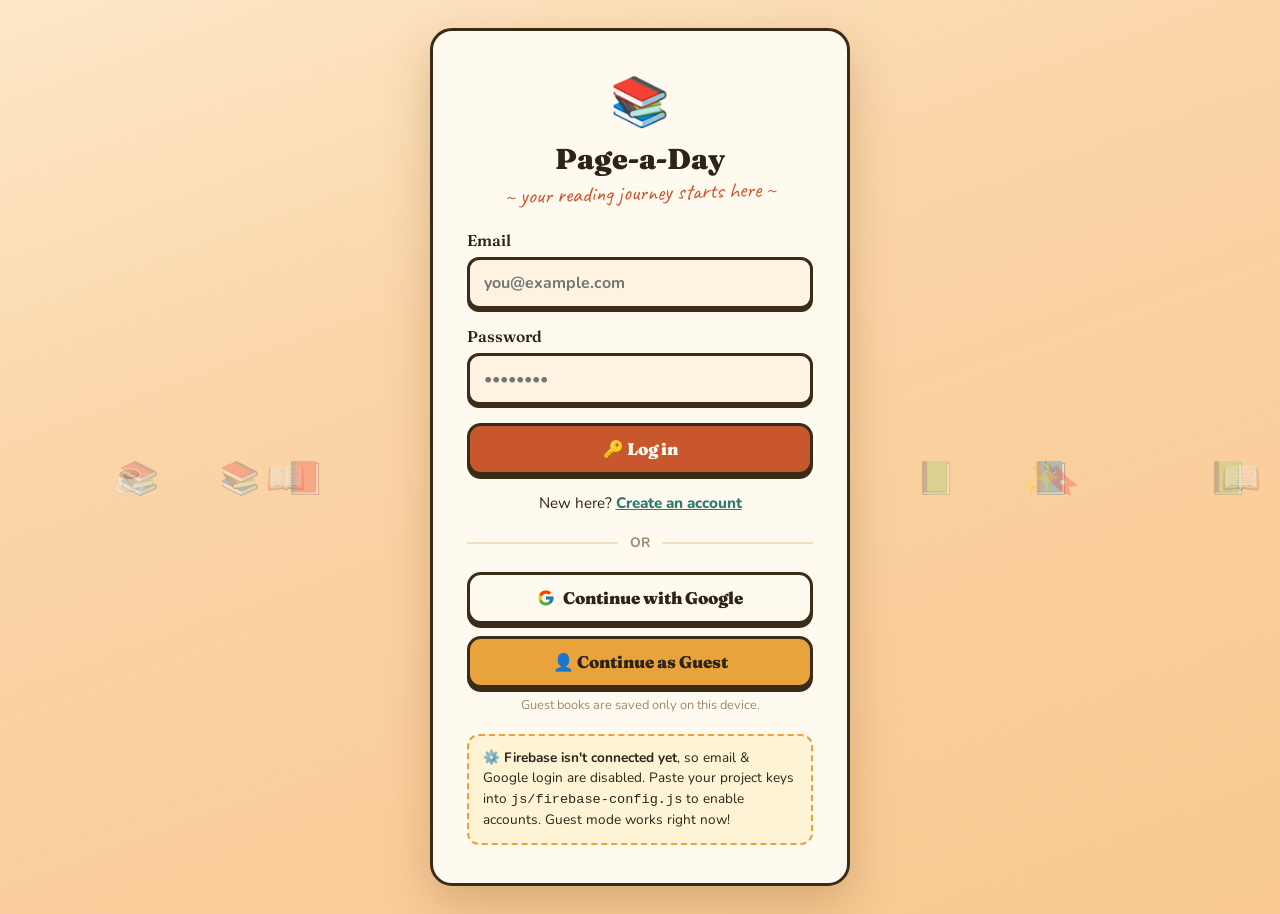
<file: login.html>
<!DOCTYPE html>
<html lang="en">
<head>
  <meta charset="UTF-8">
  <meta name="viewport" content="width=device-width, initial-scale=1.0">
  <title>📚 Page-a-Day — Login</title>
  <link href="https://fonts.googleapis.com/css2?family=Fraunces:ital,wght@0,600;0,900;1,600&family=Caveat:wght@600;700&family=Nunito:wght@400;700;800&display=swap" rel="stylesheet">
  <link rel="stylesheet" href="css/app.css">
  <style>
    body {
      display: flex;
      align-items: center;
      justify-content: center;
      padding: 28px 16px;
    }
    .auth-card {
      position: relative;
      z-index: 1;
      width: 100%;
      max-width: 420px;
      padding: 38px 34px;
      text-align: center;
    }
    .logo { font-size: 3rem; }
    .auth-card h1 { font-size: 1.8rem; margin: 6px 0 2px; }
    .tagline {
      font-family: 'Caveat', cursive;
      font-size: 1.4rem;
      color: var(--rust);
      margin-bottom: 24px;
      transform: rotate(-1.5deg);
    }
    form { text-align: left; }
    .divider {
      display: flex;
      align-items: center;
      gap: 12px;
      margin: 20px 0;
      color: #9c8a6e;
      font-weight: 700;
      font-size: 0.85rem;
    }
    .divider::before, .divider::after {
      content: "";
      flex: 1;
      height: 2px;
      background: #efdfc0;
    }
    .switch-mode {
      margin-top: 18px;
      font-size: 0.95rem;
    }
    .switch-mode a { color: var(--teal); font-weight: 800; cursor: pointer; text-decoration: underline; }
    .setup-note {
      margin-top: 20px;
      background: #fff3d6;
      border: 2px dashed var(--gold);
      border-radius: 12px;
      padding: 12px 14px;
      font-size: 0.85rem;
      line-height: 1.5;
      text-align: left;
      display: none;
    }
    .setup-note.visible { display: block; }
    .guest-note {
      font-size: 0.8rem;
      color: #9c8a6e;
      margin-top: 8px;
    }
  </style>
</head>
<body>
  <div id="floaties"></div>

  <main class="auth-card panel">
    <div class="logo">📚</div>
    <h1>Page-a-Day</h1>
    <p class="tagline">~ your reading journey starts here ~</p>

    <form id="auth-form">
      <div class="field">
        <label for="email">Email</label>
        <input class="input" type="email" id="email" placeholder="you@example.com" autocomplete="email" required>
      </div>
      <div class="field">
        <label for="password">Password</label>
        <input class="input" type="password" id="password" placeholder="••••••••" autocomplete="current-password" minlength="6" required>
      </div>
      <button type="submit" class="btn block" id="submit-btn">🔑 Log in</button>
      <p class="error-msg" id="auth-error"></p>
    </form>

    <p class="switch-mode" id="switch-mode">
      New here? <a id="toggle-mode">Create an account</a>
    </p>

    <div class="divider">OR</div>

    <button class="btn ghost block" id="google-btn">
      <svg width="18" height="18" viewBox="0 0 48 48"><path fill="#FFC107" d="M43.6 20.1H42V20H24v8h11.3C33.7 32.7 29.3 36 24 36c-6.6 0-12-5.4-12-12s5.4-12 12-12c3.1 0 5.9 1.2 8 3l5.7-5.7C34.3 6.1 29.4 4 24 4 13 4 4 13 4 24s9 20 20 20 20-9 20-20c0-1.3-.1-2.6-.4-3.9z"/><path fill="#FF3D00" d="M6.3 14.7l6.6 4.8C14.7 15.1 19 12 24 12c3.1 0 5.9 1.2 8 3l5.7-5.7C34.3 6.1 29.4 4 24 4 16.3 4 9.7 8.3 6.3 14.7z"/><path fill="#4CAF50" d="M24 44c5.2 0 9.9-2 13.4-5.2l-6.2-5.2C29.2 35.1 26.7 36 24 36c-5.3 0-9.7-3.4-11.3-8l-6.5 5C9.5 39.6 16.2 44 24 44z"/><path fill="#1976D2" d="M43.6 20.1H42V20H24v8h11.3c-.8 2.2-2.2 4.2-4.1 5.6l6.2 5.2C36.9 39.2 44 34 44 24c0-1.3-.1-2.6-.4-3.9z"/></svg>
      Continue with Google
    </button>

    <div style="height:12px"></div>

    <button class="btn gold block" id="guest-btn">👤 Continue as Guest</button>
    <p class="guest-note">Guest books are saved only on this device.</p>

    <div class="setup-note" id="setup-note">
      ⚙️ <b>Firebase isn't connected yet</b>, so email &amp; Google login are disabled.
      Paste your project keys into <code>js/firebase-config.js</code> to enable accounts.
      Guest mode works right now!
    </div>
  </main>

  <div class="toast" id="toast"></div>

  <script type="module">
    import { firebaseConfig, isConfigured } from './js/firebase-config.js';

    /* floating background */
    const emojis = ['📚','📖','📕','📗','📘','🔖','☕','✨'];
    const floaties = document.getElementById('floaties');
    for (let i = 0; i < 12; i++) {
      const s = document.createElement('span');
      s.className = 'floaty';
      s.textContent = emojis[i % emojis.length];
      s.style.left = Math.random() * 96 + 'vw';
      s.style.animationDuration = (14 + Math.random() * 18) + 's';
      s.style.animationDelay = (-Math.random() * 20) + 's';
      floaties.appendChild(s);
    }

    const form = document.getElementById('auth-form');
    const submitBtn = document.getElementById('submit-btn');
    const toggleLink = document.getElementById('toggle-mode');
    const switchP = document.getElementById('switch-mode');
    const googleBtn = document.getElementById('google-btn');
    const errEl = document.getElementById('auth-error');
    const toast = document.getElementById('toast');
    let signupMode = false;

    function showToast(msg) {
      toast.textContent = msg;
      toast.classList.add('show');
      setTimeout(() => toast.classList.remove('show'), 3500);
    }
    function showError(msg) {
      errEl.textContent = msg;
      errEl.classList.remove('visible');
      void errEl.offsetWidth;
      errEl.classList.add('visible');
    }

    toggleLink.addEventListener('click', () => {
      signupMode = !signupMode;
      submitBtn.textContent = signupMode ? '🌱 Create account' : '🔑 Log in';
      switchP.firstChild.textContent = signupMode ? 'Already have an account? ' : 'New here? ';
      toggleLink.textContent = signupMode ? 'Log in instead' : 'Create an account';
      errEl.classList.remove('visible');
    });

    /* guest mode always works */
    document.getElementById('guest-btn').addEventListener('click', () => {
      localStorage.setItem('pad_guest', '1');
      location.href = 'shelf.html';
    });

    if (!isConfigured) {
      document.getElementById('setup-note').classList.add('visible');
      form.addEventListener('submit', (e) => {
        e.preventDefault();
        showToast('⚙️ Connect Firebase first — or continue as Guest!');
      });
      googleBtn.addEventListener('click', () => showToast('⚙️ Connect Firebase first — or continue as Guest!'));
    } else {
      const { initializeApp } = await import('https://www.gstatic.com/firebasejs/10.12.2/firebase-app.js');
      const {
        getAuth, onAuthStateChanged,
        createUserWithEmailAndPassword, signInWithEmailAndPassword,
        GoogleAuthProvider, signInWithPopup
      } = await import('https://www.gstatic.com/firebasejs/10.12.2/firebase-auth.js');

      const app = initializeApp(firebaseConfig);
      const auth = getAuth(app);

      /* already logged in? go straight to the shelf */
      onAuthStateChanged(auth, (user) => {
        if (user) {
          localStorage.removeItem('pad_guest');
          location.href = 'shelf.html';
        }
      });

      const friendly = (code) => ({
        'auth/invalid-credential': 'Wrong email or password. Try again!',
        'auth/user-not-found': 'No account with that email — create one below!',
        'auth/wrong-password': 'Wrong password. Try again!',
        'auth/email-already-in-use': 'That email already has an account — log in instead!',
        'auth/weak-password': 'Password needs at least 6 characters.',
        'auth/invalid-email': 'That email doesn\'t look right.',
        'auth/popup-closed-by-user': 'Google sign-in was closed before finishing.'
      }[code] || 'Something went wrong: ' + code);

      form.addEventListener('submit', async (e) => {
        e.preventDefault();
        const email = document.getElementById('email').value.trim();
        const password = document.getElementById('password').value;
        submitBtn.disabled = true;
        try {
          if (signupMode) await createUserWithEmailAndPassword(auth, email, password);
          else await signInWithEmailAndPassword(auth, email, password);
        } catch (err) {
          showError(friendly(err.code));
        } finally {
          submitBtn.disabled = false;
        }
      });

      googleBtn.addEventListener('click', async () => {
        try {
          await signInWithPopup(auth, new GoogleAuthProvider());
        } catch (err) {
          if (err.code !== 'auth/popup-closed-by-user') showError(friendly(err.code));
        }
      });
    }
  </script>
</body>
</html>
</file>
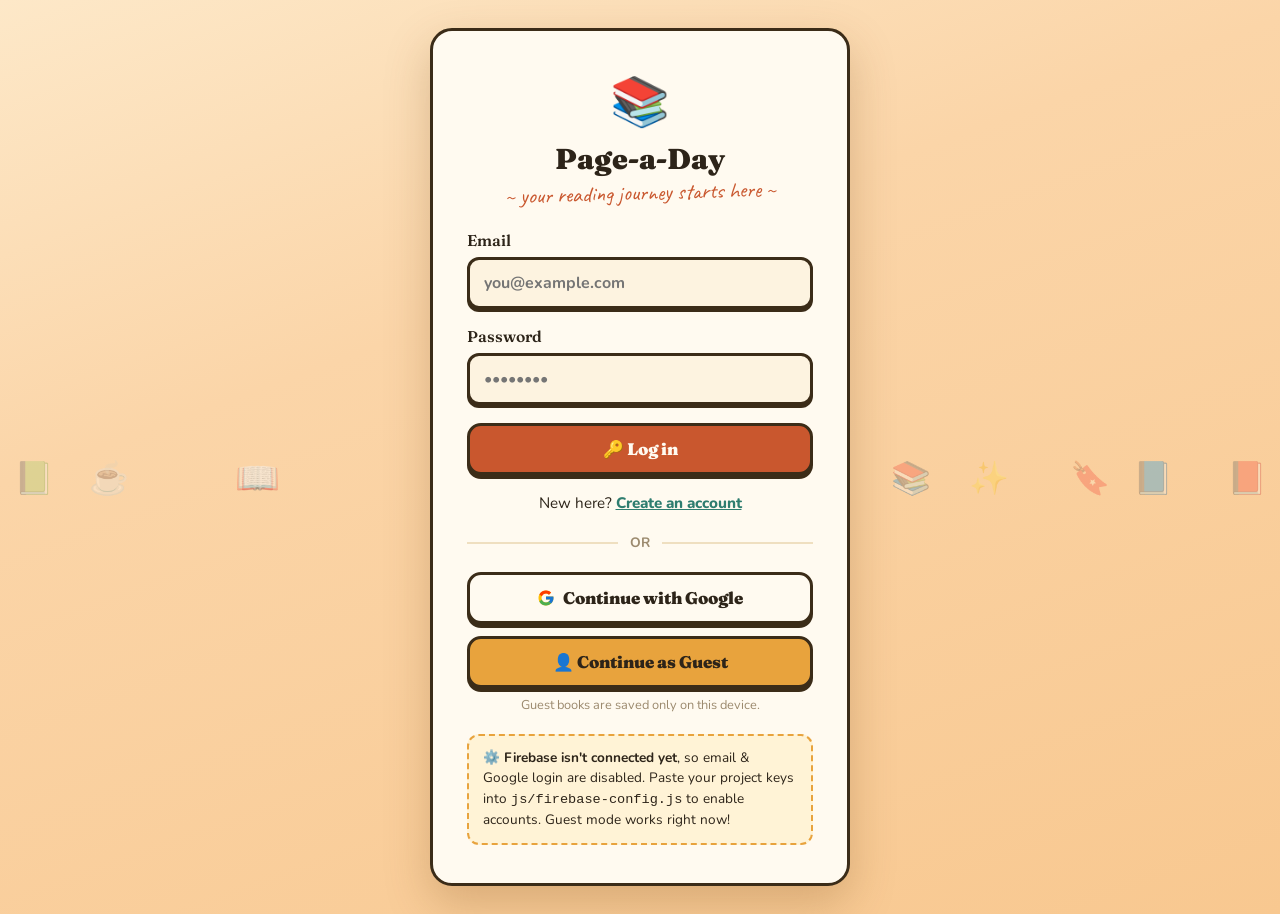
<file: shelf.html>
<!DOCTYPE html>
<html lang="en">
<head>
  <meta charset="UTF-8">
  <meta name="viewport" content="width=device-width, initial-scale=1.0">
  <title>📚 Page-a-Day — My Shelf</title>
  <link href="https://fonts.googleapis.com/css2?family=Fraunces:ital,wght@0,600;0,900;1,600&family=Caveat:wght@600;700&family=Nunito:wght@400;700;800&display=swap" rel="stylesheet">
  <link rel="stylesheet" href="css/app.css">
  <style>
    body { padding: 0 16px 60px; }

    /* ---------- header ---------- */
    .topbar {
      position: relative;
      z-index: 1;
      max-width: 980px;
      margin: 22px auto;
      padding: 14px 22px;
      display: flex;
      align-items: center;
      gap: 14px;
      flex-wrap: wrap;
    }
    .brand {
      font-family: 'Fraunces', serif;
      font-weight: 900;
      font-size: 1.35rem;
      text-decoration: none;
      color: var(--ink);
    }
    .topbar .spacer { flex: 1; }
    .user-chip {
      background: var(--cream);
      border: 2px solid #3b2c18;
      border-radius: 999px;
      padding: 6px 14px;
      font-weight: 800;
      font-size: 0.85rem;
    }
    .user-chip.guest { background: #ffe2b8; }

    /* ---------- tabs ---------- */
    .tabs {
      position: relative;
      z-index: 1;
      max-width: 980px;
      margin: 0 auto 24px;
      display: flex;
      gap: 10px;
    }
    .tab-btn {
      flex: 1;
      padding: 13px;
      font-family: 'Fraunces', serif;
      font-weight: 900;
      font-size: 1.05rem;
      background: var(--cream);
      color: var(--ink);
      border: 3px solid #3b2c18;
      border-radius: 14px;
      box-shadow: 0 4px 0 #3b2c18;
      cursor: pointer;
      transition: transform 0.12s, background 0.2s;
    }
    .tab-btn.active { background: var(--teal); color: var(--paper); }
    .tab-btn:hover { transform: translateY(-2px); }

    .view { max-width: 980px; margin: 0 auto; position: relative; z-index: 1; display: none; }
    .view.active { display: block; }

    /* ---------- shelf grid ---------- */
    .shelf-head {
      display: flex;
      align-items: center;
      justify-content: space-between;
      flex-wrap: wrap;
      gap: 12px;
      margin-bottom: 18px;
    }
    .shelf-head h2 { font-size: 1.5rem; }

    .book-grid {
      display: grid;
      grid-template-columns: repeat(auto-fill, minmax(270px, 1fr));
      gap: 18px;
    }

    .book-card {
      padding: 18px;
      display: flex;
      gap: 14px;
      animation: pop 0.35s cubic-bezier(0.18, 1.4, 0.4, 1);
    }
    .cover {
      width: 64px;
      min-width: 64px;
      height: 92px;
      border: 3px solid #3b2c18;
      border-radius: 6px 12px 12px 6px;
      display: flex;
      align-items: center;
      justify-content: center;
      font-family: 'Fraunces', serif;
      font-weight: 900;
      font-size: 1.9rem;
      color: var(--paper);
      box-shadow: inset 6px 0 0 rgba(0,0,0,0.18);
    }
    .book-info { flex: 1; min-width: 0; }
    .book-info h3 { font-size: 1.05rem; line-height: 1.25; overflow-wrap: anywhere; }
    .book-info .author { font-size: 0.82rem; color: #8a7257; font-style: italic; margin-bottom: 6px; }
    .plan {
      font-family: 'Caveat', cursive;
      font-size: 1.15rem;
      color: var(--rust);
    }
    .progress-track {
      margin: 8px 0 4px;
      height: 14px;
      background: #efe1c8;
      border: 2px solid #3b2c18;
      border-radius: 8px;
      overflow: hidden;
    }
    .progress-fill {
      height: 100%;
      background: linear-gradient(90deg, var(--gold), var(--rust));
      border-radius: 6px;
      transition: width 0.5s ease;
    }
    .progress-label { font-size: 0.78rem; font-weight: 800; color: #6b5638; }
    .card-actions {
      display: flex;
      gap: 6px;
      margin-top: 10px;
      flex-wrap: wrap;
      align-items: center;
    }
    .prog-input {
      width: 64px;
      padding: 6px;
      font-weight: 800;
      text-align: center;
      border: 2px solid #3b2c18;
      border-radius: 8px;
      background: var(--cream);
      font-family: 'Nunito', sans-serif;
    }
    .icon-btn {
      border: 2px solid #3b2c18;
      background: var(--cream);
      border-radius: 8px;
      padding: 6px 9px;
      cursor: pointer;
      font-size: 0.9rem;
      box-shadow: 0 2px 0 #3b2c18;
      transition: transform 0.1s;
    }
    .icon-btn:hover { transform: translateY(-1px); }

    .empty {
      text-align: center;
      padding: 60px 20px;
      font-family: 'Caveat', cursive;
      font-size: 1.7rem;
      color: var(--plum);
    }
    .empty .big { font-size: 3.4rem; }

    /* ---------- milestones ---------- */
    .stats-row {
      display: grid;
      grid-template-columns: repeat(auto-fit, minmax(150px, 1fr));
      gap: 14px;
      margin-bottom: 22px;
    }
    .stat {
      padding: 18px 12px;
      text-align: center;
    }
    .stat .num {
      font-family: 'Fraunces', serif;
      font-weight: 900;
      font-size: 2.2rem;
      color: var(--teal);
    }
    .stat .lbl { font-family: 'Caveat', cursive; font-size: 1.25rem; color: var(--rust); }

    .badges {
      display: flex;
      gap: 10px;
      flex-wrap: wrap;
      margin-bottom: 24px;
    }
    .badge {
      background: var(--cream);
      border: 2px solid #3b2c18;
      border-radius: 999px;
      padding: 8px 16px;
      font-weight: 800;
      font-size: 0.9rem;
      box-shadow: 0 3px 0 #3b2c18;
    }
    .badge.locked { opacity: 0.35; filter: grayscale(1); }

    .trophy-grid {
      display: grid;
      grid-template-columns: repeat(auto-fill, minmax(190px, 1fr));
      gap: 16px;
    }
    .trophy {
      padding: 18px;
      text-align: center;
      position: relative;
      animation: pop 0.35s cubic-bezier(0.18, 1.4, 0.4, 1);
    }
    .trophy .medal { font-size: 2rem; }
    .trophy h3 { font-size: 1rem; margin: 6px 0 2px; overflow-wrap: anywhere; }
    .trophy .date { font-size: 0.8rem; color: #8a7257; }
    .trophy .pages-read {
      font-family: 'Caveat', cursive;
      font-size: 1.2rem;
      color: var(--teal);
      margin-top: 4px;
    }
    .trophy .unfinish { position: absolute; top: 8px; right: 8px; border: none; background: none; cursor: pointer; opacity: 0.4; }
    .trophy .unfinish:hover { opacity: 1; }

    @media (max-width: 560px) {
      .topbar { padding: 12px 14px; }
      .book-grid { grid-template-columns: 1fr; }
    }
  </style>
</head>
<body>
  <div id="floaties"></div>

  <!-- ============ header ============ -->
  <header class="topbar panel">
    <a class="brand" href="shelf.html">📚 Page-a-Day</a>
    <a class="btn small gold" href="book-calculator.html">🧮 Calculator</a>
    <span class="spacer"></span>
    <span class="user-chip" id="user-chip">…</span>
    <button class="btn small ghost" id="logout-btn">Log out</button>
  </header>

  <!-- ============ tabs ============ -->
  <nav class="tabs">
    <button class="tab-btn active" data-view="shelf-view">📖 My Shelf</button>
    <button class="tab-btn" data-view="milestone-view">🏆 Milestones</button>
  </nav>

  <!-- ============ shelf ============ -->
  <section class="view active" id="shelf-view">
    <div class="shelf-head">
      <h2>Currently reading</h2>
      <button class="btn teal" id="add-book-btn">＋ Add a book</button>
    </div>
    <div class="book-grid" id="book-grid"></div>
    <div class="empty" id="shelf-empty" style="display:none">
      <div class="big">🪹</div>
      Your shelf is empty… add your first book!
    </div>
  </section>

  <!-- ============ milestones ============ -->
  <section class="view" id="milestone-view">
    <div class="stats-row">
      <div class="stat panel"><div class="num" id="stat-books">0</div><div class="lbl">books finished</div></div>
      <div class="stat panel"><div class="num" id="stat-pages">0</div><div class="lbl">pages conquered</div></div>
      <div class="stat panel"><div class="num" id="stat-reading">0</div><div class="lbl">books in progress</div></div>
    </div>
    <h2 style="margin-bottom:12px">Badges</h2>
    <div class="badges" id="badges"></div>
    <h2 style="margin-bottom:12px">The Finished Wall</h2>
    <div class="trophy-grid" id="trophy-grid"></div>
    <div class="empty" id="milestone-empty" style="display:none">
      <div class="big">🏔️</div>
      No finished books yet — your first trophy awaits!
    </div>
  </section>

  <!-- ============ add-book modal ============ -->
  <div class="modal-backdrop" id="add-modal">
    <div class="modal">
      <h2>📖 Add a book</h2>
      <form id="add-form">
        <div class="field">
          <label for="b-title">Title</label>
          <input class="input" id="b-title" placeholder="e.g. The Hobbit" required maxlength="80">
        </div>
        <div class="field">
          <label for="b-author">Author <span style="font-weight:400">(optional)</span></label>
          <input class="input" id="b-author" placeholder="e.g. J.R.R. Tolkien" maxlength="60">
        </div>
        <div style="display:flex; gap:12px">
          <div class="field" style="flex:1">
            <label for="b-pages">Total pages</label>
            <input class="input" id="b-pages" type="number" min="1" step="1" placeholder="320" required>
          </div>
          <div class="field" style="flex:1">
            <label for="b-days">Days to finish</label>
            <input class="input" id="b-days" type="number" min="1" step="1" placeholder="14" required>
          </div>
        </div>
        <p class="plan" id="plan-preview" style="margin-bottom:14px"></p>
        <div style="display:flex; gap:10px">
          <button type="button" class="btn ghost" id="cancel-add" style="flex:1">Cancel</button>
          <button type="submit" class="btn teal" style="flex:1">Add it! 🎉</button>
        </div>
      </form>
    </div>
  </div>

  <!-- ============ guest popup ============ -->
  <div class="modal-backdrop" id="guest-modal">
    <div class="modal" style="text-align:center">
      <div style="font-size:2.6rem">👤</div>
      <h2>You're in Guest mode</h2>
      <p style="margin-bottom:18px; line-height:1.55">
        Your books are saved <b>only in this browser</b>. Clear your history or switch
        devices and they're gone! 😱<br>
        <span class="hand" style="font-size:1.3rem; color:var(--rust)">Create a free account to keep your shelf forever.</span>
      </p>
      <div style="display:flex; gap:10px">
        <button class="btn ghost" id="stay-guest" style="flex:1">Stay guest</button>
        <a class="btn" href="login.html" style="flex:1">🔑 Log in</a>
      </div>
    </div>
  </div>

  <div class="toast" id="toast"></div>

  <script type="module">
    import { firebaseConfig, isConfigured } from './js/firebase-config.js';

    /* ---------- floating background ---------- */
    const emojis = ['📚','📖','📕','📗','📘','🔖','☕','✨'];
    const floaties = document.getElementById('floaties');
    for (let i = 0; i < 10; i++) {
      const s = document.createElement('span');
      s.className = 'floaty';
      s.textContent = emojis[i % emojis.length];
      s.style.left = Math.random() * 96 + 'vw';
      s.style.animationDuration = (16 + Math.random() * 18) + 's';
      s.style.animationDelay = (-Math.random() * 22) + 's';
      floaties.appendChild(s);
    }

    /* ---------- helpers ---------- */
    const $ = (id) => document.getElementById(id);
    const COVER_COLORS = ['#7d4a8f','#c9572e','#2e7d6f','#e8a33d','#39588f'];
    const GUEST_KEY = 'pad_guest_books';

    function showToast(msg) {
      const t = $('toast');
      t.textContent = msg;
      t.classList.add('show');
      setTimeout(() => t.classList.remove('show'), 3500);
    }
    function confetti() {
      const bits = ['📖','⭐','🎉','📚','✨','🏆'];
      for (let i = 0; i < 26; i++) {
        const c = document.createElement('span');
        c.className = 'confetti';
        c.textContent = bits[Math.floor(Math.random() * bits.length)];
        c.style.left = Math.random() * 100 + 'vw';
        c.style.animationDuration = (1.6 + Math.random() * 1.8) + 's';
        c.style.animationDelay = (Math.random() * 0.4) + 's';
        document.body.appendChild(c);
        setTimeout(() => c.remove(), 4000);
      }
    }

    /* ---------- data layer (cloud or guest) ---------- */
    let mode = null;          // 'cloud' | 'guest'
    let books = [];
    let cloud = null;         // { col, addDoc, updateDoc, deleteDoc, doc }

    const loadGuest = () => JSON.parse(localStorage.getItem(GUEST_KEY) || '[]');
    const saveGuest = () => localStorage.setItem(GUEST_KEY, JSON.stringify(books));

    async function dbAdd(data) {
      if (mode === 'cloud') {
        await cloud.addDoc(cloud.col, data);
      } else {
        books.push({ id: crypto.randomUUID(), ...data });
        saveGuest(); render();
      }
    }
    async function dbUpdate(id, patch) {
      if (mode === 'cloud') {
        await cloud.updateDoc(cloud.doc(cloud.col, id), patch);
      } else {
        const b = books.find(x => x.id === id);
        if (b) Object.assign(b, patch);
        saveGuest(); render();
      }
    }
    async function dbDelete(id) {
      if (mode === 'cloud') {
        await cloud.deleteDoc(cloud.doc(cloud.col, id));
      } else {
        books = books.filter(x => x.id !== id);
        saveGuest(); render();
      }
    }

    /* ---------- auth bootstrap ---------- */
    function enterGuest() {
      mode = 'guest';
      books = loadGuest();
      $('user-chip').textContent = '👤 Guest';
      $('user-chip').classList.add('guest');
      $('logout-btn').textContent = 'Log in';
      render();
      if (!sessionStorage.getItem('pad_guest_popup')) {
        $('guest-modal').classList.add('open');
        sessionStorage.setItem('pad_guest_popup', '1');
      }
    }

    let signOutFn = null;
    if (isConfigured) {
      const { initializeApp } = await import('https://www.gstatic.com/firebasejs/10.12.2/firebase-app.js');
      const { getAuth, onAuthStateChanged, signOut } =
        await import('https://www.gstatic.com/firebasejs/10.12.2/firebase-auth.js');
      const { getFirestore, collection, doc, addDoc, updateDoc, deleteDoc, onSnapshot, query, orderBy } =
        await import('https://www.gstatic.com/firebasejs/10.12.2/firebase-firestore.js');

      const app = initializeApp(firebaseConfig);
      const auth = getAuth(app);
      const db = getFirestore(app);
      signOutFn = () => signOut(auth);

      onAuthStateChanged(auth, (user) => {
        if (user) {
          mode = 'cloud';
          localStorage.removeItem('pad_guest');
          $('user-chip').textContent = '🙋 ' + (user.displayName || user.email);
          const col = collection(db, 'users', user.uid, 'books');
          cloud = { col, addDoc, updateDoc, deleteDoc, doc };
          onSnapshot(query(col, orderBy('createdAt', 'desc')), (snap) => {
            books = snap.docs.map(d => ({ id: d.id, ...d.data() }));
            render();
          });
        } else if (localStorage.getItem('pad_guest') === '1') {
          enterGuest();
        } else {
          location.href = 'login.html';
        }
      });
    } else if (localStorage.getItem('pad_guest') === '1') {
      enterGuest();
    } else {
      location.href = 'login.html';
    }

    $('logout-btn').addEventListener('click', async () => {
      localStorage.removeItem('pad_guest');
      if (mode === 'cloud' && signOutFn) await signOutFn();
      location.href = 'login.html';
    });
    $('stay-guest').addEventListener('click', () => $('guest-modal').classList.remove('open'));

    /* ---------- tabs ---------- */
    document.querySelectorAll('.tab-btn').forEach(btn => {
      btn.addEventListener('click', () => {
        document.querySelectorAll('.tab-btn').forEach(b => b.classList.remove('active'));
        document.querySelectorAll('.view').forEach(v => v.classList.remove('active'));
        btn.classList.add('active');
        $(btn.dataset.view).classList.add('active');
      });
    });

    /* ---------- add-book modal ---------- */
    $('add-book-btn').addEventListener('click', () => $('add-modal').classList.add('open'));
    $('cancel-add').addEventListener('click', () => $('add-modal').classList.remove('open'));

    function planPreview() {
      const p = parseInt($('b-pages').value, 10);
      const d = parseInt($('b-days').value, 10);
      $('plan-preview').textContent = (p > 0 && d > 0)
        ? `→ that's ${Math.ceil(p / d)} pages a day ✍️` : '';
    }
    $('b-pages').addEventListener('input', planPreview);
    $('b-days').addEventListener('input', planPreview);

    $('add-form').addEventListener('submit', async (e) => {
      e.preventDefault();
      const totalPages = parseInt($('b-pages').value, 10);
      const targetDays = parseInt($('b-days').value, 10);
      if (!(totalPages > 0) || !(targetDays > 0)) return;
      await dbAdd({
        title: $('b-title').value.trim(),
        author: $('b-author').value.trim(),
        totalPages, targetDays,
        pagesRead: 0,
        status: 'reading',
        createdAt: Date.now(),
        finishedAt: null
      });
      e.target.reset();
      $('plan-preview').textContent = '';
      $('add-modal').classList.remove('open');
      confetti();
      if (mode === 'guest') showToast('👤 Guest mode: saved on this device only — log in to keep it safe!');
    });

    /* ---------- actions ---------- */
    window.saveProgress = async (id) => {
      const input = document.querySelector(`[data-prog="${id}"]`);
      const b = books.find(x => x.id === id);
      let v = parseInt(input.value, 10);
      if (!Number.isInteger(v) || v < 0) return;
      v = Math.min(v, b.totalPages);
      if (v >= b.totalPages) return finishBook(id);
      await dbUpdate(id, { pagesRead: v });
      showToast(`📖 Progress saved — ${b.totalPages - v} pages to go!`);
    };
    window.finishBook = async (id) => {
      const b = books.find(x => x.id === id);
      await dbUpdate(id, { status: 'finished', pagesRead: b.totalPages, finishedAt: Date.now() });
      confetti();
      showToast(`🏆 "${b.title}" conquered! Check your Milestones!`);
    };
    window.unfinishBook = (id) => dbUpdate(id, { status: 'reading', finishedAt: null });
    window.deleteBook = (id) => {
      const b = books.find(x => x.id === id);
      if (confirm(`Remove "${b.title}" from your shelf?`)) dbDelete(id);
    };

    /* ---------- render ---------- */
    const esc = (s) => String(s ?? '').replace(/[&<>"']/g, c =>
      ({ '&':'&amp;','<':'&lt;','>':'&gt;','"':'&quot;',"'":'&#39;' }[c]));

    function render() {
      const reading = books.filter(b => b.status !== 'finished');
      const finished = books.filter(b => b.status === 'finished')
                            .sort((a, b) => (b.finishedAt || 0) - (a.finishedAt || 0));

      /* shelf */
      $('book-grid').innerHTML = reading.map((b, i) => {
        const pct = Math.min(100, Math.round((b.pagesRead / b.totalPages) * 100));
        const perDay = Math.ceil(b.totalPages / b.targetDays);
        const color = COVER_COLORS[i % COVER_COLORS.length];
        return `
        <div class="book-card panel">
          <div class="cover" style="background:${color}">${esc((b.title || '?')[0].toUpperCase())}</div>
          <div class="book-info">
            <h3>${esc(b.title)}</h3>
            <div class="author">${b.author ? 'by ' + esc(b.author) : '&nbsp;'}</div>
            <div class="plan">${perDay} pages/day · ${b.targetDays} day plan</div>
            <div class="progress-track"><div class="progress-fill" style="width:${pct}%"></div></div>
            <div class="progress-label">${b.pagesRead} / ${b.totalPages} pages (${pct}%)</div>
            <div class="card-actions">
              <input class="prog-input" type="number" min="0" max="${b.totalPages}" value="${b.pagesRead}" data-prog="${b.id}" aria-label="pages read">
              <button class="icon-btn" onclick="saveProgress('${b.id}')" title="Save progress">💾</button>
              <button class="icon-btn" onclick="finishBook('${b.id}')" title="Mark finished">🏁</button>
              <button class="icon-btn" onclick="deleteBook('${b.id}')" title="Remove">🗑️</button>
            </div>
          </div>
        </div>`;
      }).join('');
      $('shelf-empty').style.display = reading.length ? 'none' : 'block';

      /* milestones */
      const totalPagesRead = books.reduce((s, b) => s + (b.pagesRead || 0), 0);
      $('stat-books').textContent = finished.length;
      $('stat-pages').textContent = totalPagesRead.toLocaleString();
      $('stat-reading').textContent = reading.length;

      const badgeDefs = [
        { icon: '📕', name: 'First Book',   ok: finished.length >= 1 },
        { icon: '🥉', name: '3 Books',      ok: finished.length >= 3 },
        { icon: '🏅', name: 'Bookworm (5)', ok: finished.length >= 5 },
        { icon: '🏆', name: 'Bibliophile (10)', ok: finished.length >= 10 },
        { icon: '📜', name: '1,000 Pages',  ok: totalPagesRead >= 1000 },
        { icon: '🚀', name: '5,000 Pages',  ok: totalPagesRead >= 5000 }
      ];
      $('badges').innerHTML = badgeDefs.map(b =>
        `<span class="badge ${b.ok ? '' : 'locked'}">${b.icon} ${b.name}</span>`).join('');

      $('trophy-grid').innerHTML = finished.map(b => `
        <div class="trophy panel">
          <button class="unfinish" onclick="unfinishBook('${b.id}')" title="Move back to shelf">↩️</button>
          <div class="medal">🏆</div>
          <h3>${esc(b.title)}</h3>
          <div class="date">${b.finishedAt ? 'Finished ' + new Date(b.finishedAt).toLocaleDateString(undefined, { month: 'short', day: 'numeric', year: 'numeric' }) : ''}</div>
          <div class="pages-read">${b.totalPages} pages read!</div>
        </div>`).join('');
      $('milestone-empty').style.display = finished.length ? 'none' : 'block';
    }
  </script>
</body>
</html>
</file>
<file: style.css>
* {
    margin: 0;
    padding: 0;
    box-sizing: border-box;
}

:root {
    --primary: #0f1419;
    --secondary: #1a2332;
    --accent: #d4af37;
    --text: #f9fafb;
    --text-light: #d1d5db;
    --border: #2d3748;
    --hover-bg: #1f2937;
}

html {
    scroll-behavior: smooth;
}

body {
    font-family: 'Segoe UI', 'Helvetica Neue', sans-serif;
    background: linear-gradient(135deg, #0f1419 0%, #1a1f2e 100%);
    color: var(--text);
    overflow-x: hidden;
    line-height: 1.6;
    min-height: 100vh;
}

.container {
    max-width: 1200px;
    margin: 0 auto;
    padding: 0 20px;
}

/* Navigation */
.navbar {
    position: fixed;
    top: 0;
    width: 100%;
    padding: 1rem 0;
    background: rgba(15, 20, 25, 0.95);
    backdrop-filter: blur(10px);
    border-bottom: 1px solid rgba(212, 175, 55, 0.1);
    z-index: 1000;
}

.navbar .container {
    display: flex;
    justify-content: space-between;
    align-items: center;
    padding: 0.5rem 20px;
}

.logo {
    font-size: 1.3rem;
    font-weight: 700;
    color: var(--accent);
    text-transform: uppercase;
    letter-spacing: 2px;
}

.nav-links {
    display: flex;
    list-style: none;
    gap: 2rem;
}

.nav-link {
    color: var(--text-light);
    text-decoration: none;
    font-weight: 500;
    font-size: 0.95rem;
    transition: all 0.3s ease;
    position: relative;
    text-transform: uppercase;
    letter-spacing: 0.5px;
}

.nav-link::after {
    content: '';
    position: absolute;
    bottom: -5px;
    left: 0;
    width: 0;
    height: 2px;
    background: var(--accent);
    transition: width 0.3s ease;
}

.nav-link:hover {
    color: var(--accent);
}

.nav-link:hover::after {
    width: 100%;
}

.hamburger {
    display: none;
    flex-direction: column;
    gap: 5px;
    cursor: pointer;
}

.hamburger span {
    width: 25px;
    height: 2px;
    background: var(--accent);
    border-radius: 2px;
    transition: all 0.3s;
}

/* Hero Section */
.hero {
    min-height: 100vh;
    display: flex;
    align-items: center;
    justify-content: center;
    position: relative;
    padding-top: 70px;
    z-index: 10;
}

.hero::before {
    content: '';
    position: absolute;
    top: 0;
    left: 0;
    width: 100%;
    height: 100%;
    background: radial-gradient(ellipse at 20% 50%, rgba(212, 175, 55, 0.05) 0%, transparent 50%),
                radial-gradient(ellipse at 80% 80%, rgba(212, 175, 55, 0.03) 0%, transparent 50%);
    pointer-events: none;
}

.hero-content {
    position: relative;
    z-index: 2;
    text-align: center;
    max-width: 700px;
}

.hero-title {
    font-size: clamp(2rem, 6vw, 3.5rem);
    font-weight: 700;
    margin-bottom: 1rem;
    line-height: 1.2;
    letter-spacing: -1px;
}

.hero-title .highlight {
    color: var(--accent);
}

.hero-subtitle {
    font-size: 1.2rem;
    color: var(--text-light);
    margin-bottom: 0.8rem;
    font-weight: 400;
    letter-spacing: 0.5px;
}

.hero-description {
    font-size: 1rem;
    color: var(--text-light);
    margin-bottom: 3rem;
    line-height: 1.8;
}

.cta-buttons {
    display: flex;
    gap: 1.5rem;
    justify-content: center;
    flex-wrap: wrap;
    margin-bottom: 2rem;
}

.btn-primary, .btn-secondary {
    padding: 14px 40px;
    border: 2px solid transparent;
    border-radius: 6px;
    font-size: 1rem;
    font-weight: 600;
    cursor: pointer;
    display: flex;
    align-items: center;
    gap: 10px;
    transition: all 0.4s cubic-bezier(0.23, 1, 0.320, 1);
    position: relative;
    text-decoration: none;
    overflow: hidden;
    text-transform: uppercase;
    letter-spacing: 0.5px;
}

.btn-primary {
    background: var(--accent);
    color: var(--primary);
    border-color: var(--accent);
}

.btn-primary::before {
    content: '';
    position: absolute;
    top: 0;
    left: -100%;
    width: 100%;
    height: 100%;
    background: rgba(255, 255, 255, 0.1);
    transition: left 0.4s ease;
}

.btn-primary:hover::before {
    left: 100%;
}

.btn-primary:hover {
    transform: translateY(-3px);
    box-shadow: 0 15px 40px rgba(212, 175, 55, 0.3);
}

.btn-secondary {
    background: transparent;
    border: 2px solid var(--accent);
    color: var(--accent);
}

.btn-secondary:hover {
    background: rgba(212, 175, 55, 0.1);
    transform: translateY(-3px);
    box-shadow: 0 15px 40px rgba(212, 175, 55, 0.2);
}

.scroll-indicator {
    display: flex;
    flex-direction: column;
    align-items: center;
    gap: 15px;
    animation: float 6s ease-in-out infinite;
    margin-top: 3rem;
}

.scroll-indicator span {
    font-size: 0.9rem;
    color: var(--text-light);
    text-transform: uppercase;
    letter-spacing: 1px;
}

.mouse {
    width: 26px;
    height: 40px;
    border: 2px solid var(--accent);
    border-radius: 13px;
    display: flex;
    justify-content: center;
    position: relative;
}

.wheel {
    width: 3px;
    height: 8px;
    background: var(--accent);
    border-radius: 2px;
    margin-top: 6px;
    animation: scroll 1.5s infinite;
}

@keyframes float {
    0%, 100% { transform: translateY(0px); }
    50% { transform: translateY(-20px); }
}

@keyframes scroll {
    0% { opacity: 1; transform: translateY(0); }
    100% { opacity: 0; transform: translateY(10px); }
}

/* Sections */
.about, .skills, .projects, .contact {
    padding: 100px 0;
    position: relative;
    z-index: 10;
}

.section-title {
    font-size: clamp(1.8rem, 4vw, 2.8rem);
    margin-bottom: 4rem;
    text-align: center;
    font-weight: 700;
    letter-spacing: -1px;
}

.section-title::after {
    content: '';
    display: block;
    width: 60px;
    height: 3px;
    background: var(--accent);
    margin: 1rem auto 0;
    border-radius: 2px;
}

/* About Section */
.about-content {
    display: grid;
    grid-template-columns: 1fr 1fr;
    gap: 4rem;
    align-items: center;
}

.about-text p {
    margin-bottom: 1.5rem;
    color: var(--text-light);
    line-height: 1.8;
    font-size: 1rem;
}

.about-intro {
    font-size: 1.2rem;
    color: var(--accent);
    font-weight: 600;
    margin-bottom: 1.5rem;
}

.stats-grid {
    display: grid;
    grid-template-columns: repeat(3, 1fr);
    gap: 2rem;
    margin-top: 3rem;
}

.stat-card {
    background: rgba(26, 35, 50, 0.5);
    border: 1px solid var(--border);
    padding: 2rem;
    border-radius: 8px;
    text-align: center;
    transition: all 0.4s ease;
}

.stat-card:hover {
    border-color: var(--accent);
    background: rgba(26, 35, 50, 0.8);
    transform: translateY(-10px);
}

.stat-number {
    font-size: 2.5rem;
    color: var(--accent);
    margin-bottom: 0.5rem;
    font-weight: 700;
}

.stat-label {
    color: var(--text-light);
    font-size: 0.9rem;
    text-transform: uppercase;
    letter-spacing: 1px;
}

.profile-image-wrapper {
    position: relative;
    width: 280px;
    height: 280px;
    margin: 0 auto;
    border-radius: 8px;
    overflow: hidden;
}

.profile-image {
    width: 100%;
    height: 100%;
    object-fit: cover;
    border-radius: 8px;
    display: block;
    transition: transform 0.4s ease;
    filter: brightness(0.95) contrast(1.1);
}

.profile-image-wrapper:hover .profile-image {
    transform: scale(1.05);
}

.profile-image-wrapper::before {
    content: '';
    position: absolute;
    top: 0;
    left: 0;
    right: 0;
    bottom: 0;
    border: 2px solid var(--accent);
    border-radius: 8px;
    pointer-events: none;
}

.code-block {
    background: rgba(26, 35, 50, 0.8);
    border: 1px solid var(--border);
    border-radius: 8px;
    overflow: hidden;
    backdrop-filter: blur(10px);
    margin-top: 3rem;
}

.code-header {
    background: rgba(212, 175, 55, 0.05);
    padding: 1rem;
    border-bottom: 1px solid var(--border);
    font-size: 0.9rem;
    color: var(--accent);
    font-weight: 600;
}

.code-block pre {
    padding: 1.5rem;
    overflow-x: auto;
    font-size: 0.9rem;
    line-height: 1.6;
}

.code-block code {
    color: var(--text-light);
    font-family: 'Courier New', monospace;
}

/* Skills Section */
.skills-grid {
    display: grid;
    grid-template-columns: repeat(auto-fit, minmax(300px, 1fr));
    gap: 2rem;
}

.skill-card {
    background: rgba(26, 35, 50, 0.5);
    border: 1px solid var(--border);
    padding: 2rem;
    border-radius: 8px;
    text-align: center;
    transition: all 0.4s ease;
    position: relative;
    overflow: hidden;
}

.skill-card::before {
    content: '';
    position: absolute;
    top: 0;
    left: 0;
    right: 0;
    height: 3px;
    background: linear-gradient(90deg, var(--accent), transparent);
    transform: scaleX(0);
    transition: transform 0.4s ease;
    transform-origin: left;
}

.skill-card:hover::before {
    transform: scaleX(1);
}

.skill-card:hover {
    border-color: var(--accent);
    background: rgba(26, 35, 50, 0.8);
    transform: translateY(-10px);
}

.skill-icon {
    font-size: 3rem;
    color: var(--accent);
    margin-bottom: 1rem;
    transition: transform 0.4s ease;
}

.skill-card:hover .skill-icon {
    transform: scale(1.1);
}

.skill-card h3 {
    font-size: 1.2rem;
    margin-bottom: 0.8rem;
    font-weight: 600;
    letter-spacing: 0.5px;
}

.skill-card p {
    color: var(--text-light);
    margin-bottom: 1.5rem;
    line-height: 1.6;
    font-size: 0.95rem;
}

.skill-tags {
    display: flex;
    flex-wrap: wrap;
    gap: 0.5rem;
    justify-content: center;
}

.tag {
    background: rgba(212, 175, 55, 0.1);
    color: var(--accent);
    padding: 0.4rem 0.8rem;
    border-radius: 20px;
    font-size: 0.8rem;
    border: 1px solid rgba(212, 175, 55, 0.3);
    transition: all 0.3s ease;
    text-transform: uppercase;
    letter-spacing: 0.5px;
}

.tag:hover {
    background: rgba(212, 175, 55, 0.2);
    border-color: var(--accent);
}

/* Projects Section */
.projects-grid {
    display: grid;
    grid-template-columns: repeat(auto-fit, minmax(320px, 1fr));
    gap: 2rem;
}

.project-card {
    background: rgba(26, 35, 50, 0.5);
    border: 1px solid var(--border);
    padding: 2rem;
    border-radius: 8px;
    transition: all 0.4s ease;
    position: relative;
    overflow: hidden;
    display: flex;
    flex-direction: column;
}

.project-card::before {
    content: '';
    position: absolute;
    top: -100%;
    left: -100%;
    width: 300%;
    height: 300%;
    background: linear-gradient(135deg, transparent, rgba(212, 175, 55, 0.1), transparent);
    animation: none;
    opacity: 0;
}

.project-card:hover::before {
    animation: shine 0.6s ease-in-out forwards;
}

@keyframes shine {
    0% { transform: translate(-100%, -100%) rotate(45deg); }
    100% { transform: translate(100%, 100%) rotate(45deg); }
}

.project-card:hover {
    border-color: var(--accent);
    background: rgba(26, 35, 50, 0.8);
    transform: translateY(-10px);
    box-shadow: 0 20px 50px rgba(212, 175, 55, 0.1);
}

.project-icon {
    font-size: 2.5rem;
    color: var(--accent);
    margin-bottom: 1rem;
    transition: transform 0.4s ease;
}

.project-card:hover .project-icon {
    transform: scale(1.2);
}

.project-card h3 {
    font-size: 1.3rem;
    margin-bottom: 0.8rem;
    font-weight: 600;
    letter-spacing: 0.5px;
}

.project-card p {
    color: var(--text-light);
    margin-bottom: 1.2rem;
    flex-grow: 1;
    line-height: 1.6;
    font-size: 0.95rem;
}

.project-tech {
    display: flex;
    flex-wrap: wrap;
    gap: 0.5rem;
    margin-bottom: 1.5rem;
}

.project-tech span {
    background: rgba(212, 175, 55, 0.1);
    color: var(--accent);
    padding: 0.4rem 0.8rem;
    border-radius: 4px;
    font-size: 0.8rem;
    border: 1px solid rgba(212, 175, 55, 0.3);
    text-transform: uppercase;
    letter-spacing: 0.5px;
}

.project-btn {
    display: inline-flex;
    align-items: center;
    gap: 0.5rem;
    color: var(--accent);
    text-decoration: none;
    font-weight: 600;
    transition: all 0.3s ease;
    position: relative;
    text-transform: uppercase;
    letter-spacing: 0.5px;
    font-size: 0.9rem;
}

.project-btn::after {
    content: '→';
    transition: transform 0.3s ease;
}

.project-btn:hover::after {
    transform: translateX(5px);
}

/* Contact Section */
.contact {
    padding: 100px 0;
    position: relative;
    z-index: 10;
}

.contact-subtitle {
    font-size: 1.1rem;
    color: var(--text-light);
    text-align: center;
    margin-bottom: 3rem;
}

.contact-content {
    display: grid;
    grid-template-columns: 1fr 1fr;
    gap: 3rem;
    align-items: center;
}

.contact-cards {
    display: flex;
    flex-direction: column;
    gap: 1.5rem;
}

.contact-card {
    background: rgba(26, 35, 50, 0.5);
    border: 1px solid var(--border);
    padding: 2rem;
    border-radius: 8px;
    transition: all 0.4s ease;
}

.contact-card:hover {
    border-color: var(--accent);
    background: rgba(26, 35, 50, 0.8);
    transform: translateX(10px);
}

.contact-card i {
    font-size: 2rem;
    color: var(--accent);
    margin-bottom: 1rem;
}

.contact-card h3 {
    margin-bottom: 0.5rem;
    font-weight: 600;
    letter-spacing: 0.5px;
}

.contact-card a, .contact-card p {
    color: var(--text-light);
    text-decoration: none;
    transition: color 0.3s;
}

.contact-card a:hover {
    color: var(--accent);
}

.social-links {
    display: flex;
    gap: 1.5rem;
    justify-content: center;
    flex-wrap: wrap;
    grid-column: 1 / -1;
    margin-top: 2rem;
}

.social-btn {
    width: 60px;
    height: 60px;
    background: rgba(26, 35, 50, 0.5);
    border: 2px solid var(--border);
    border-radius: 8px;
    display: flex;
    align-items: center;
    justify-content: center;
    color: var(--accent);
    font-size: 1.5rem;
    transition: all 0.4s ease;
    text-decoration: none;
}

.social-btn:hover {
    background: rgba(212, 175, 55, 0.1);
    border-color: var(--accent);
    transform: translateY(-5px);
}

/* Footer */
.footer {
    background: rgba(15, 20, 25, 0.95);
    border-top: 1px solid var(--border);
    padding: 3rem 0;
    text-align: center;
    position: relative;
    z-index: 10;
}

.footer p {
    color: var(--text-light);
    margin: 0.5rem 0;
}

.heart {
    display: inline-block;
    animation: heartbeat 1.5s ease-in-out infinite;
    color: var(--accent);
}

@keyframes heartbeat {
    0%, 100% { transform: scale(1); }
    25% { transform: scale(1.3); }
    50% { transform: scale(1); }
}

/* Responsive */
@media (max-width: 768px) {
    .nav-links {
        display: none;
    }

    .hamburger {
        display: flex;
    }

    .hero {
        padding-top: 80px;
    }

    .hero-title {
        font-size: 1.8rem;
    }

    .about-content, .contact-content {
        grid-template-columns: 1fr;
        gap: 2rem;
    }

    .profile-image-wrapper {
        width: 200px;
        height: 200px;
    }

    .stats-grid {
        grid-template-columns: 1fr;
        gap: 1rem;
    }

    .stat-card {
        padding: 1.5rem;
    }

    .skill-card, .project-card {
        padding: 1.5rem;
    }

    .cta-buttons {
        flex-direction: column;
        gap: 1rem;
    }

    .btn-primary, .btn-secondary {
        width: 100%;
        justify-content: center;
    }

    .social-btn {
        width: 50px;
        height: 50px;
        font-size: 1.2rem;
    }
}

@media (max-width: 480px) {
    .container {
        padding: 0 15px;
    }

    .navbar .container {
        padding: 0.5rem 15px;
    }

    .logo {
        font-size: 1.1rem;
    }

    .hero-title {
        font-size: 1.4rem;
        margin-bottom: 0.5rem;
    }

    .hero-subtitle {
        font-size: 0.95rem;
    }

    .hero-description {
        font-size: 0.9rem;
        margin-bottom: 1.5rem;
    }

    .section-title {
        font-size: 1.4rem;
        margin-bottom: 2.5rem;
    }

    .about-text p {
        font-size: 0.9rem;
        margin-bottom: 1rem;
    }

    .profile-image-wrapper {
        width: 160px;
        height: 160px;
    }

    .stats-grid {
        grid-template-columns: 1fr;
    }

    .skill-card, .project-card {
        padding: 1.2rem;
    }

    .skill-icon, .project-icon {
        font-size: 2rem;
    }

    .skill-card h3, .project-card h3 {
        font-size: 1rem;
    }

    .btn-primary, .btn-secondary {
        padding: 12px 25px;
        font-size: 0.9rem;
    }

    .social-btn {
        width: 45px;
        height: 45px;
        font-size: 1rem;
    }

    .footer {
        padding: 1.5rem 0;
    }
}
</file>
<file: portfolio/style.css>
* {
    margin: 0;
    padding: 0;
    box-sizing: border-box;
}

:root {
    --bg: #0a0e27;
    --primary: #00ffff;
    --secondary: #ff00ff;
    --accent: #ffff00;
    --text: #ffffff;
    --dark-text: #000000;
    --grid: #1a1f2e;
}

html {
    scroll-behavior: smooth;
}

body {
    font-family: 'Courier New', monospace;
    background: var(--bg);
    color: var(--text);
    overflow-x: hidden;
    line-height: 1.8;
    background-image:
        linear-gradient(0deg, transparent 24%, rgba(0, 255, 255, 0.05) 25%, rgba(0, 255, 255, 0.05) 26%, transparent 27%, transparent 74%, rgba(0, 255, 255, 0.05) 75%, rgba(0, 255, 255, 0.05) 76%, transparent 77%, transparent),
        linear-gradient(90deg, transparent 24%, rgba(0, 255, 255, 0.05) 25%, rgba(0, 255, 255, 0.05) 26%, transparent 27%, transparent 74%, rgba(0, 255, 255, 0.05) 75%, rgba(0, 255, 255, 0.05) 76%, transparent 77%, transparent);
    background-size: 50px 50px;
}

.container {
    max-width: 1200px;
    margin: 0 auto;
    padding: 0 20px;
}

/* Pixelated effect */
@font-face {
    font-family: 'Pixelated';
    src: url('https://fonts.googleapis.com/css2?family=Press+Start+2P&display=swap');
}

/* Navigation */
.navbar {
    position: fixed;
    top: 0;
    width: 100%;
    padding: 1rem 0;
    background: var(--bg);
    border-bottom: 4px solid var(--primary);
    z-index: 1000;
    box-shadow: 0 4px 0 rgba(0, 255, 255, 0.3);
}

.navbar .container {
    display: flex;
    justify-content: space-between;
    align-items: center;
    padding: 0.5rem 20px;
}

.logo {
    font-size: 1.5rem;
    font-weight: 900;
    color: var(--primary);
    text-transform: uppercase;
    letter-spacing: 3px;
    text-shadow:
        2px 2px 0 var(--secondary),
        4px 4px 0 rgba(0, 255, 255, 0.3);
    animation: pixelFlicker 0.15s infinite;
}

@keyframes pixelFlicker {
    0%, 100% { text-shadow: 2px 2px 0 var(--secondary), 4px 4px 0 rgba(0, 255, 255, 0.3); }
    50% { text-shadow: 2px 2px 0 var(--secondary), 4px 4px 0 rgba(0, 255, 255, 0.5); }
}

.logo-dot {
    display: inline-block;
    width: 12px;
    height: 12px;
    background: var(--primary);
    animation: pixelPulse 0.5s infinite;
    margin-left: 5px;
}

@keyframes pixelPulse {
    0%, 100% { transform: scale(1); background: var(--primary); }
    50% { transform: scale(1.2); background: var(--secondary); }
}

.nav-links {
    display: flex;
    list-style: none;
    gap: 2rem;
}

.nav-link {
    color: var(--text);
    text-decoration: none;
    font-weight: 700;
    font-size: 0.9rem;
    transition: all 0.1s;
    position: relative;
    text-transform: uppercase;
    letter-spacing: 2px;
}

.nav-link::after {
    content: '';
    position: absolute;
    bottom: -5px;
    left: 0;
    width: 0;
    height: 3px;
    background: var(--primary);
    transition: width 0.3s;
    box-shadow: 0 0 10px var(--primary);
}

.nav-link:hover {
    color: var(--primary);
    text-shadow: 0 0 10px var(--primary);
}

.nav-link:hover::after {
    width: 100%;
}

.hamburger {
    display: none;
    flex-direction: column;
    gap: 5px;
    cursor: pointer;
}

.hamburger span {
    width: 25px;
    height: 3px;
    background: var(--primary);
    box-shadow: 0 0 5px var(--primary);
    transition: all 0.3s;
}

/* Hero Section */
.hero {
    min-height: 100vh;
    display: flex;
    align-items: center;
    justify-content: center;
    position: relative;
    padding-top: 80px;
    z-index: 10;
}

.hero-content {
    position: relative;
    z-index: 2;
    text-align: center;
    max-width: 800px;
}

.hero-title {
    font-size: clamp(2.5rem, 8vw, 4rem);
    font-weight: 900;
    margin-bottom: 1rem;
    line-height: 1.2;
    color: var(--primary);
    text-transform: uppercase;
    letter-spacing: 4px;
    text-shadow:
        4px 4px 0 var(--secondary),
        8px 8px 0 rgba(255, 0, 255, 0.3);
    animation: pixelBounce 0.6s infinite;
}

.hero-title .highlight {
    color: var(--secondary);
    text-shadow: 4px 4px 0 var(--primary);
}

@keyframes pixelBounce {
    0%, 100% { transform: translateY(0); }
    50% { transform: translateY(-15px); }
}

.hero-subtitle {
    font-size: 1.3rem;
    color: var(--accent);
    margin-bottom: 1rem;
    font-weight: 700;
    letter-spacing: 2px;
    text-shadow: 0 0 10px var(--accent);
    animation: pixelGlow 2s infinite;
}

@keyframes pixelGlow {
    0%, 100% { text-shadow: 0 0 5px var(--accent); }
    50% { text-shadow: 0 0 20px var(--accent), 0 0 30px rgba(255, 255, 0, 0.5); }
}

.hero-description {
    font-size: 1rem;
    color: var(--text);
    margin-bottom: 3rem;
    line-height: 1.8;
    letter-spacing: 1px;
}

.cta-buttons {
    display: flex;
    gap: 1.5rem;
    justify-content: center;
    flex-wrap: wrap;
    margin-bottom: 2rem;
}

.btn-primary, .btn-secondary {
    padding: 16px 40px;
    border: 3px solid;
    border-radius: 0;
    font-size: 1rem;
    font-weight: 900;
    cursor: pointer;
    display: flex;
    align-items: center;
    gap: 10px;
    transition: all 0.15s;
    position: relative;
    text-decoration: none;
    overflow: visible;
    text-transform: uppercase;
    letter-spacing: 2px;
    font-family: 'Courier New', monospace;
}

.btn-primary {
    background: var(--primary);
    color: var(--dark-text);
    border-color: var(--primary);
    box-shadow: 4px 4px 0 var(--secondary), 8px 8px 0 rgba(0, 255, 255, 0.3);
}

.btn-primary:hover {
    transform: translate(-2px, -2px);
    box-shadow: 6px 6px 0 var(--secondary), 12px 12px 0 rgba(0, 255, 255, 0.3);
}

.btn-primary:active {
    transform: translate(2px, 2px);
    box-shadow: 2px 2px 0 var(--secondary);
}

.btn-secondary {
    background: transparent;
    border-color: var(--primary);
    color: var(--primary);
    text-shadow: 0 0 5px var(--primary);
    box-shadow: 3px 3px 0 var(--primary);
}

.btn-secondary:hover {
    background: var(--primary);
    color: var(--dark-text);
    transform: translate(-2px, -2px);
    box-shadow: 6px 6px 0 var(--secondary);
    text-shadow: none;
}

.btn-secondary:active {
    transform: translate(2px, 2px);
    box-shadow: 1px 1px 0 var(--primary);
}

.scroll-indicator {
    display: flex;
    flex-direction: column;
    align-items: center;
    gap: 15px;
    animation: pixelBobbing 1s infinite;
    margin-top: 2rem;
}

@keyframes pixelBobbing {
    0%, 100% { transform: translateY(0); }
    50% { transform: translateY(10px); }
}

.scroll-indicator span {
    font-size: 0.9rem;
    color: var(--accent);
    text-transform: uppercase;
    letter-spacing: 2px;
    font-weight: 700;
}

.mouse {
    width: 20px;
    height: 30px;
    border: 3px solid var(--accent);
    border-radius: 0;
    display: flex;
    justify-content: center;
    position: relative;
    box-shadow: 0 0 10px var(--accent);
}

.wheel {
    width: 4px;
    height: 6px;
    background: var(--accent);
    border-radius: 0;
    margin-top: 4px;
    animation: pixelScroll 1s infinite;
}

@keyframes pixelScroll {
    0% { opacity: 1; transform: translateY(0); }
    100% { opacity: 0; transform: translateY(8px); }
}

/* Sections */
.about, .skills, .projects, .contact {
    padding: 80px 0;
    position: relative;
    z-index: 10;
    border-top: 4px solid var(--primary);
    border-bottom: 4px solid var(--secondary);
}

.section-title {
    font-size: clamp(1.8rem, 5vw, 2.8rem);
    margin-bottom: 4rem;
    text-align: center;
    font-weight: 900;
    letter-spacing: 3px;
    color: var(--primary);
    text-transform: uppercase;
    text-shadow:
        3px 3px 0 var(--secondary),
        6px 6px 0 rgba(0, 255, 255, 0.2);
}

.section-title::after {
    content: '█ █ █ █ █';
    display: block;
    font-size: 0.8rem;
    color: var(--secondary);
    margin-top: 1rem;
    letter-spacing: 8px;
    text-shadow: 0 0 10px var(--secondary);
}

/* About Section */
.about-content {
    display: grid;
    grid-template-columns: 1fr 1fr;
    gap: 4rem;
    align-items: center;
}

.about-text p {
    margin-bottom: 1.5rem;
    color: var(--text);
    line-height: 1.9;
    font-size: 1rem;
    border-left: 4px solid var(--primary);
    padding-left: 1rem;
}

.about-intro {
    font-size: 1.3rem;
    color: var(--accent);
    font-weight: 900;
    margin-bottom: 1.5rem;
    text-shadow: 0 0 10px var(--accent);
}

.stats-grid {
    display: grid;
    grid-template-columns: repeat(3, 1fr);
    gap: 2rem;
    margin-top: 3rem;
}

.stat-card {
    background: transparent;
    border: 4px solid var(--primary);
    padding: 2rem;
    border-radius: 0;
    text-align: center;
    transition: all 0.15s;
    box-shadow: 4px 4px 0 rgba(0, 255, 255, 0.2);
}

.stat-card:hover {
    border-color: var(--secondary);
    transform: translate(-4px, -4px);
    box-shadow: 8px 8px 0 var(--secondary);
    background: rgba(0, 255, 255, 0.05);
}

.stat-number {
    font-size: 2.8rem;
    color: var(--primary);
    margin-bottom: 0.5rem;
    font-weight: 900;
    text-shadow: 0 0 10px var(--primary);
}

.stat-label {
    color: var(--text);
    font-size: 0.9rem;
    text-transform: uppercase;
    letter-spacing: 2px;
    font-weight: 700;
}

.profile-image-wrapper {
    position: relative;
    width: 280px;
    height: 280px;
    margin: 0 auto;
    border-radius: 0;
    overflow: hidden;
    border: 6px solid var(--primary);
    box-shadow: 8px 8px 0 var(--secondary);
}

.profile-image {
    width: 100%;
    height: 100%;
    object-fit: cover;
    border-radius: 0;
    display: block;
    transition: all 0.3s;
    filter: contrast(1.2) saturate(0.8);
}

.profile-image-wrapper:hover .profile-image {
    filter: contrast(1.3) saturate(1);
}

.code-block {
    background: transparent;
    border: 4px solid var(--secondary);
    border-radius: 0;
    overflow: hidden;
    margin-top: 3rem;
    box-shadow: 6px 6px 0 var(--primary);
}

.code-header {
    background: var(--secondary);
    padding: 1rem;
    border-bottom: 4px solid var(--secondary);
    font-size: 0.9rem;
    color: var(--dark-text);
    font-weight: 900;
    text-transform: uppercase;
    letter-spacing: 2px;
}

.code-block pre {
    padding: 1.5rem;
    overflow-x: auto;
    font-size: 0.9rem;
    line-height: 1.6;
    background: var(--bg);
}

.code-block code {
    color: var(--primary);
    font-family: 'Courier New', monospace;
    text-shadow: 0 0 5px var(--primary);
}

/* Skills Section */
.skills-grid {
    display: grid;
    grid-template-columns: repeat(auto-fit, minmax(300px, 1fr));
    gap: 2rem;
}

.skill-card {
    background: transparent;
    border: 4px solid var(--primary);
    padding: 2rem;
    border-radius: 0;
    text-align: center;
    transition: all 0.15s;
    position: relative;
    overflow: hidden;
    box-shadow: 4px 4px 0 rgba(0, 255, 255, 0.2);
}

.skill-card::before {
    content: '';
    position: absolute;
    top: 0;
    left: 0;
    right: 0;
    height: 4px;
    background: linear-gradient(90deg, var(--primary), var(--secondary), var(--primary));
    transform: scaleX(0);
    transition: transform 0.4s;
    transform-origin: left;
}

.skill-card:hover::before {
    transform: scaleX(1);
}

.skill-card:hover {
    border-color: var(--secondary);
    transform: translate(-4px, -4px);
    box-shadow: 8px 8px 0 var(--secondary);
    background: rgba(0, 255, 255, 0.05);
}

.skill-icon {
    font-size: 3.5rem;
    color: var(--primary);
    margin-bottom: 1rem;
    transition: all 0.15s;
    text-shadow: 0 0 10px var(--primary);
}

.skill-card:hover .skill-icon {
    transform: scale(1.15) rotate(-5deg);
    color: var(--secondary);
    text-shadow: 0 0 15px var(--secondary);
}

.skill-card h3 {
    font-size: 1.3rem;
    margin-bottom: 0.8rem;
    font-weight: 900;
    letter-spacing: 2px;
    color: var(--primary);
    text-transform: uppercase;
}

.skill-card p {
    color: var(--text);
    margin-bottom: 1.5rem;
    line-height: 1.7;
    font-size: 0.95rem;
}

.skill-tags {
    display: flex;
    flex-wrap: wrap;
    gap: 0.6rem;
    justify-content: center;
}

.tag {
    background: transparent;
    color: var(--accent);
    padding: 0.5rem 1rem;
    border: 2px solid var(--accent);
    border-radius: 0;
    font-size: 0.8rem;
    font-weight: 700;
    transition: all 0.15s;
    text-transform: uppercase;
    letter-spacing: 1px;
    text-shadow: 0 0 5px var(--accent);
}

.tag:hover {
    background: var(--accent);
    color: var(--dark-text);
    box-shadow: 0 0 15px var(--accent);
    text-shadow: none;
    transform: scale(1.1);
}

/* Projects Section */
.projects-grid {
    display: grid;
    grid-template-columns: repeat(auto-fit, minmax(320px, 1fr));
    gap: 2rem;
}

.project-card {
    background: transparent;
    border: 4px solid var(--primary);
    padding: 2rem;
    border-radius: 0;
    transition: all 0.15s;
    position: relative;
    overflow: visible;
    display: flex;
    flex-direction: column;
    box-shadow: 4px 4px 0 rgba(0, 255, 255, 0.2);
}

.project-card:hover {
    border-color: var(--secondary);
    transform: translate(-4px, -4px);
    box-shadow: 8px 8px 0 var(--secondary);
    background: rgba(0, 255, 255, 0.05);
}

.project-icon {
    font-size: 3rem;
    color: var(--primary);
    margin-bottom: 1rem;
    transition: all 0.15s;
    text-shadow: 0 0 10px var(--primary);
}

.project-card:hover .project-icon {
    transform: scale(1.2) rotate(10deg);
    color: var(--secondary);
    text-shadow: 0 0 15px var(--secondary);
}

.project-card h3 {
    font-size: 1.3rem;
    margin-bottom: 0.8rem;
    font-weight: 900;
    letter-spacing: 2px;
    color: var(--primary);
    text-transform: uppercase;
}

.project-card p {
    color: var(--text);
    margin-bottom: 1.2rem;
    flex-grow: 1;
    line-height: 1.7;
    font-size: 0.95rem;
}

.project-tech {
    display: flex;
    flex-wrap: wrap;
    gap: 0.6rem;
    margin-bottom: 1.5rem;
}

.project-tech span {
    background: transparent;
    color: var(--accent);
    padding: 0.4rem 0.8rem;
    border: 2px solid var(--accent);
    border-radius: 0;
    font-size: 0.8rem;
    font-weight: 700;
    text-transform: uppercase;
    letter-spacing: 1px;
    text-shadow: 0 0 5px var(--accent);
}

.project-btn {
    display: inline-flex;
    align-items: center;
    gap: 0.5rem;
    color: var(--primary);
    text-decoration: none;
    font-weight: 900;
    transition: all 0.15s;
    position: relative;
    text-transform: uppercase;
    letter-spacing: 2px;
    font-size: 0.9rem;
    text-shadow: 0 0 5px var(--primary);
}

.project-btn::after {
    content: '→';
    transition: transform 0.15s;
    font-weight: 900;
}

.project-btn:hover {
    color: var(--secondary);
    text-shadow: 0 0 10px var(--secondary);
}

.project-btn:hover::after {
    transform: translateX(8px);
}

/* Contact Section */
.contact {
    padding: 80px 0;
    position: relative;
    z-index: 10;
    border-top: 4px solid var(--primary);
}

.contact-subtitle {
    font-size: 1.1rem;
    color: var(--text);
    text-align: center;
    margin-bottom: 3rem;
    letter-spacing: 2px;
}

.contact-content {
    display: grid;
    grid-template-columns: 1fr 1fr;
    gap: 3rem;
    align-items: center;
}

.contact-cards {
    display: flex;
    flex-direction: column;
    gap: 1.5rem;
}

.contact-card {
    background: transparent;
    border: 4px solid var(--primary);
    padding: 2rem;
    border-radius: 0;
    transition: all 0.15s;
    box-shadow: 4px 4px 0 rgba(0, 255, 255, 0.2);
}

.contact-card:hover {
    border-color: var(--secondary);
    transform: translate(-4px, -4px);
    box-shadow: 8px 8px 0 var(--secondary);
    background: rgba(0, 255, 255, 0.05);
}

.contact-card i {
    font-size: 2.5rem;
    color: var(--primary);
    margin-bottom: 1rem;
    text-shadow: 0 0 10px var(--primary);
}

.contact-card h3 {
    margin-bottom: 0.5rem;
    font-weight: 900;
    letter-spacing: 2px;
    color: var(--primary);
    text-transform: uppercase;
}

.contact-card a, .contact-card p {
    color: var(--text);
    text-decoration: none;
    transition: all 0.3s;
}

.contact-card a:hover {
    color: var(--primary);
    text-shadow: 0 0 10px var(--primary);
}

.social-links {
    display: flex;
    gap: 1.5rem;
    justify-content: center;
    flex-wrap: wrap;
    grid-column: 1 / -1;
    margin-top: 2rem;
}

.social-btn {
    width: 70px;
    height: 70px;
    background: transparent;
    border: 4px solid var(--primary);
    border-radius: 0;
    display: flex;
    align-items: center;
    justify-content: center;
    color: var(--primary);
    font-size: 1.8rem;
    transition: all 0.15s;
    text-decoration: none;
    font-weight: 900;
    box-shadow: 4px 4px 0 rgba(0, 255, 255, 0.2);
    text-shadow: 0 0 10px var(--primary);
}

.social-btn:hover {
    background: var(--primary);
    color: var(--dark-text);
    border-color: var(--secondary);
    transform: translate(-4px, -4px);
    box-shadow: 8px 8px 0 var(--secondary);
    text-shadow: none;
}

.social-btn:active {
    transform: translate(2px, 2px);
    box-shadow: 1px 1px 0 var(--primary);
}

/* Footer */
.footer {
    background: var(--bg);
    border-top: 4px solid var(--primary);
    padding: 3rem 0;
    text-align: center;
    position: relative;
    z-index: 10;
    box-shadow: inset 0 -4px 0 var(--secondary);
}

.footer p {
    color: var(--text);
    margin: 0.5rem 0;
    letter-spacing: 1px;
}

.heart {
    display: inline-block;
    animation: pixelHeartbeat 0.5s infinite;
    color: var(--primary);
    text-shadow: 0 0 10px var(--primary);
}

@keyframes pixelHeartbeat {
    0%, 100% { transform: scale(1); }
    25% { transform: scale(1.4); }
    50% { transform: scale(1); }
}

/* Responsive */
@media (max-width: 768px) {
    .nav-links {
        display: none;
    }

    .hamburger {
        display: flex;
    }

    .hero {
        padding-top: 80px;
    }

    .hero-title {
        font-size: 1.8rem;
    }

    .about-content, .contact-content {
        grid-template-columns: 1fr;
        gap: 2rem;
    }

    .profile-image-wrapper {
        width: 200px;
        height: 200px;
    }

    .stats-grid {
        grid-template-columns: 1fr;
        gap: 1rem;
    }

    .skill-card, .project-card {
        padding: 1.5rem;
    }

    .cta-buttons {
        flex-direction: column;
        gap: 1rem;
    }

    .btn-primary, .btn-secondary {
        width: 100%;
        justify-content: center;
    }

    .social-btn {
        width: 50px;
        height: 50px;
        font-size: 1.3rem;
    }
}

@media (max-width: 480px) {
    .container {
        padding: 0 15px;
    }

    .logo {
        font-size: 1.1rem;
    }

    .hero-title {
        font-size: 1.4rem;
    }

    .section-title {
        font-size: 1.4rem;
    }

    .profile-image-wrapper {
        width: 160px;
        height: 160px;
    }

    .btn-primary, .btn-secondary {
        padding: 12px 25px;
        font-size: 0.85rem;
    }

    .social-btn {
        width: 45px;
        height: 45px;
        font-size: 1rem;
    }

    .footer {
        padding: 1.5rem 0;
    }
}
</file>
<file: css/app.css>
/* ============ Page-a-Day shared styles ============ */
* { margin: 0; padding: 0; box-sizing: border-box; }

:root {
  --ink: #2d2419;
  --paper: #fffaf0;
  --cream: #fdf3e0;
  --gold: #e8a33d;
  --rust: #c9572e;
  --teal: #2e7d6f;
  --plum: #7d4a8f;
  --navy: #39588f;
}

body {
  font-family: 'Nunito', sans-serif;
  color: var(--ink);
  min-height: 100vh;
  background: linear-gradient(160deg, #fde8c8 0%, #fbd5a8 35%, #f8c890 100%);
  overflow-x: hidden;
}

h1, h2, h3 { font-family: 'Fraunces', serif; font-weight: 900; }
.hand { font-family: 'Caveat', cursive; }

/* ---------- buttons ---------- */
.btn {
  display: inline-flex;
  align-items: center;
  justify-content: center;
  gap: 8px;
  padding: 13px 22px;
  font-family: 'Fraunces', serif;
  font-weight: 900;
  font-size: 1.05rem;
  color: var(--paper);
  background: var(--rust);
  border: 3px solid #3b2c18;
  border-radius: 14px;
  box-shadow: 0 4px 0 #3b2c18;
  cursor: pointer;
  text-decoration: none;
  transition: transform 0.12s, box-shadow 0.12s, background 0.2s;
}
.btn:hover  { transform: translateY(-2px); box-shadow: 0 6px 0 #3b2c18; }
.btn:active { transform: translateY(2px);  box-shadow: 0 1px 0 #3b2c18; }
.btn.teal   { background: var(--teal); }
.btn.gold   { background: var(--gold); color: var(--ink); }
.btn.ghost  { background: var(--paper); color: var(--ink); }
.btn.plum   { background: var(--plum); }
.btn.small  { padding: 7px 14px; font-size: 0.9rem; border-width: 2px; box-shadow: 0 3px 0 #3b2c18; border-radius: 10px; }
.btn.block  { width: 100%; }
.btn:disabled { opacity: 0.5; cursor: not-allowed; }

/* ---------- inputs ---------- */
.input {
  width: 100%;
  padding: 12px 14px;
  font-family: 'Nunito', sans-serif;
  font-weight: 700;
  font-size: 1rem;
  color: var(--ink);
  background: var(--cream);
  border: 3px solid #3b2c18;
  border-radius: 12px;
  box-shadow: 0 3px 0 #3b2c18;
  outline: none;
}
.input:focus { background: #fff3d6; }
.field { margin-bottom: 18px; }
.field label {
  display: block;
  font-family: 'Fraunces', serif;
  font-weight: 600;
  font-size: 0.98rem;
  margin-bottom: 7px;
}

/* ---------- cards ---------- */
.panel {
  background: var(--paper);
  border: 3px solid #3b2c18;
  border-radius: 22px;
  box-shadow: 0 18px 45px rgba(120, 70, 20, 0.25);
}

/* ---------- floating background emojis ---------- */
.floaty {
  position: fixed;
  font-size: 2rem;
  opacity: 0.3;
  animation: drift linear infinite;
  pointer-events: none;
  z-index: 0;
}
@keyframes drift {
  0%   { transform: translateY(105vh) rotate(-10deg); }
  100% { transform: translateY(-12vh) rotate(14deg); }
}

/* ---------- modal ---------- */
.modal-backdrop {
  position: fixed;
  inset: 0;
  background: rgba(45, 36, 25, 0.55);
  display: none;
  align-items: center;
  justify-content: center;
  z-index: 50;
  padding: 18px;
}
.modal-backdrop.open { display: flex; }
.modal {
  background: var(--paper);
  border: 3px solid #3b2c18;
  border-radius: 20px;
  box-shadow: 0 18px 45px rgba(0,0,0,0.35);
  width: 100%;
  max-width: 430px;
  padding: 28px;
  animation: pop 0.35s cubic-bezier(0.18, 1.4, 0.4, 1);
}
@keyframes pop {
  0%   { transform: scale(0.7); opacity: 0; }
  100% { transform: scale(1);   opacity: 1; }
}
.modal h2 { font-size: 1.45rem; margin-bottom: 14px; }

/* ---------- toast ---------- */
.toast {
  position: fixed;
  bottom: 24px;
  left: 50%;
  transform: translateX(-50%) translateY(120px);
  background: var(--ink);
  color: var(--paper);
  font-weight: 700;
  padding: 13px 22px;
  border-radius: 14px;
  border: 2px solid var(--gold);
  box-shadow: 0 8px 24px rgba(0,0,0,0.3);
  z-index: 60;
  transition: transform 0.35s cubic-bezier(0.18, 1.2, 0.4, 1);
  max-width: 90vw;
  text-align: center;
}
.toast.show { transform: translateX(-50%) translateY(0); }

/* ---------- confetti ---------- */
.confetti {
  position: fixed;
  top: -16px;
  font-size: 1.4rem;
  z-index: 70;
  pointer-events: none;
  animation: fall linear forwards;
}
@keyframes fall { to { transform: translateY(110vh) rotate(720deg); } }

.error-msg {
  color: #b3261e;
  font-weight: 700;
  font-size: 0.92rem;
  margin-top: 10px;
  display: none;
}
.error-msg.visible { display: block; animation: shake 0.4s; }
@keyframes shake {
  0%,100% { transform: translateX(0); }
  25% { transform: translateX(-7px); }
  75% { transform: translateX(7px); }
}
</file>
